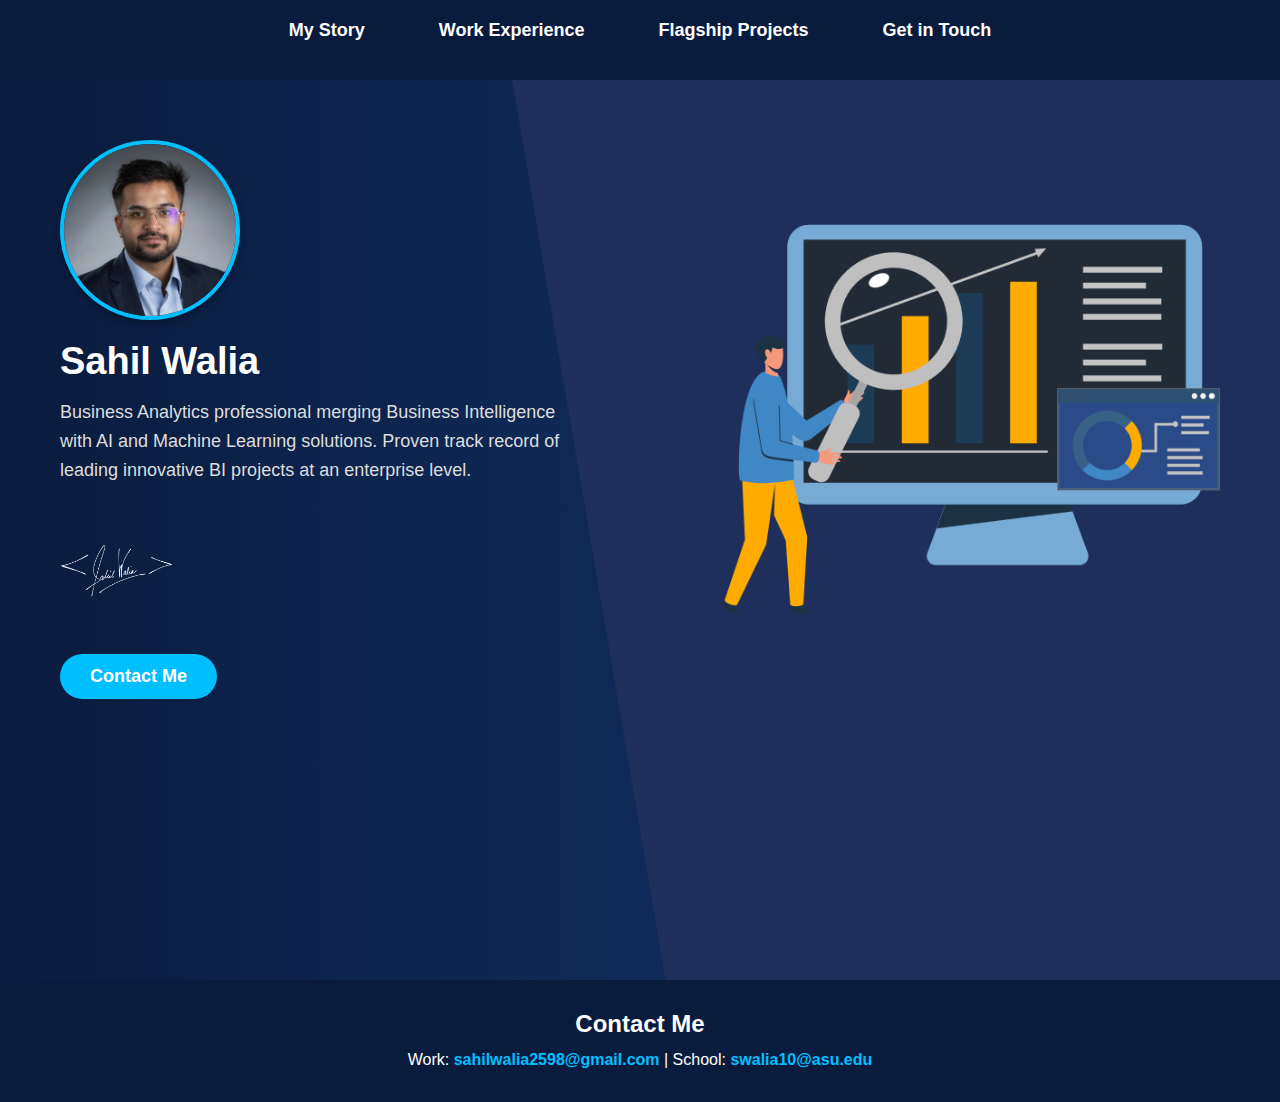
<file: index.html>
<!DOCTYPE html>
<html lang="en">
<head>
  <meta charset="UTF-8" />
  <meta name="viewport" content="width=device-width, initial-scale=1.0"/>
  <title>Sahil Walia</title>
  <link rel="stylesheet" href="style.css" />
</head>

<body>
  <!-- Navigation Bar -->
  <nav class="navbar">
    <ul>
      <li><a href="index.html">My Story</a></li>
      <li><a href="work-experience.html">Work Experience</a></li>
      <li><a href="flagship-projects.html">Flagship Projects</a></li>
      <!-- Link to #contact-me to jump down to the footer section -->
      <li><a href="#contact-me">Get in Touch</a></li>
    </ul>
  </nav>

  <!-- Hero Section -->
  <section id="hero">
    <!-- Angled Background Shape -->
    <div class="angled-shape"></div>

    <div class="hero-content">
      <!-- Left Column: Profile + Text -->
      <div class="hero-left">
        <img src="images/profile.jpg" alt="Sahil Walia" class="profile-photo" />
        <h1 class="hero-title">Sahil Walia</h1>
        <p class="hero-description">
          Business Analytics professional merging Business Intelligence with 
          AI and Machine Learning solutions. Proven track record of leading 
          innovative BI projects at an enterprise level.
        </p>
        <img src="images/signature.png" alt="Signature" class="signature" />

        <!-- Contact Me Button -->
        <a href="#contact-me" class="contact-button">Contact Me</a>
      </div>

      <!-- Right Column: Illustration -->
      <div class="hero-right">
        <img src="images/illustration.png" alt="Analytics Illustration" class="illustration" />
      </div>
    </div>
  </section>

  <!-- Contact Me Section / Footer -->
  <footer id="contact-me">
    <h2>Contact Me</h2>
    <p>
      Work: 
      <a href="mailto:sahilwalia2598@gmail.com">sahilwalia2598@gmail.com</a> 
      | School: 
      <a href="mailto:swalia10@asu.edu">swalia10@asu.edu</a>
    </p>
  </footer>
</body>
</html>
</file>
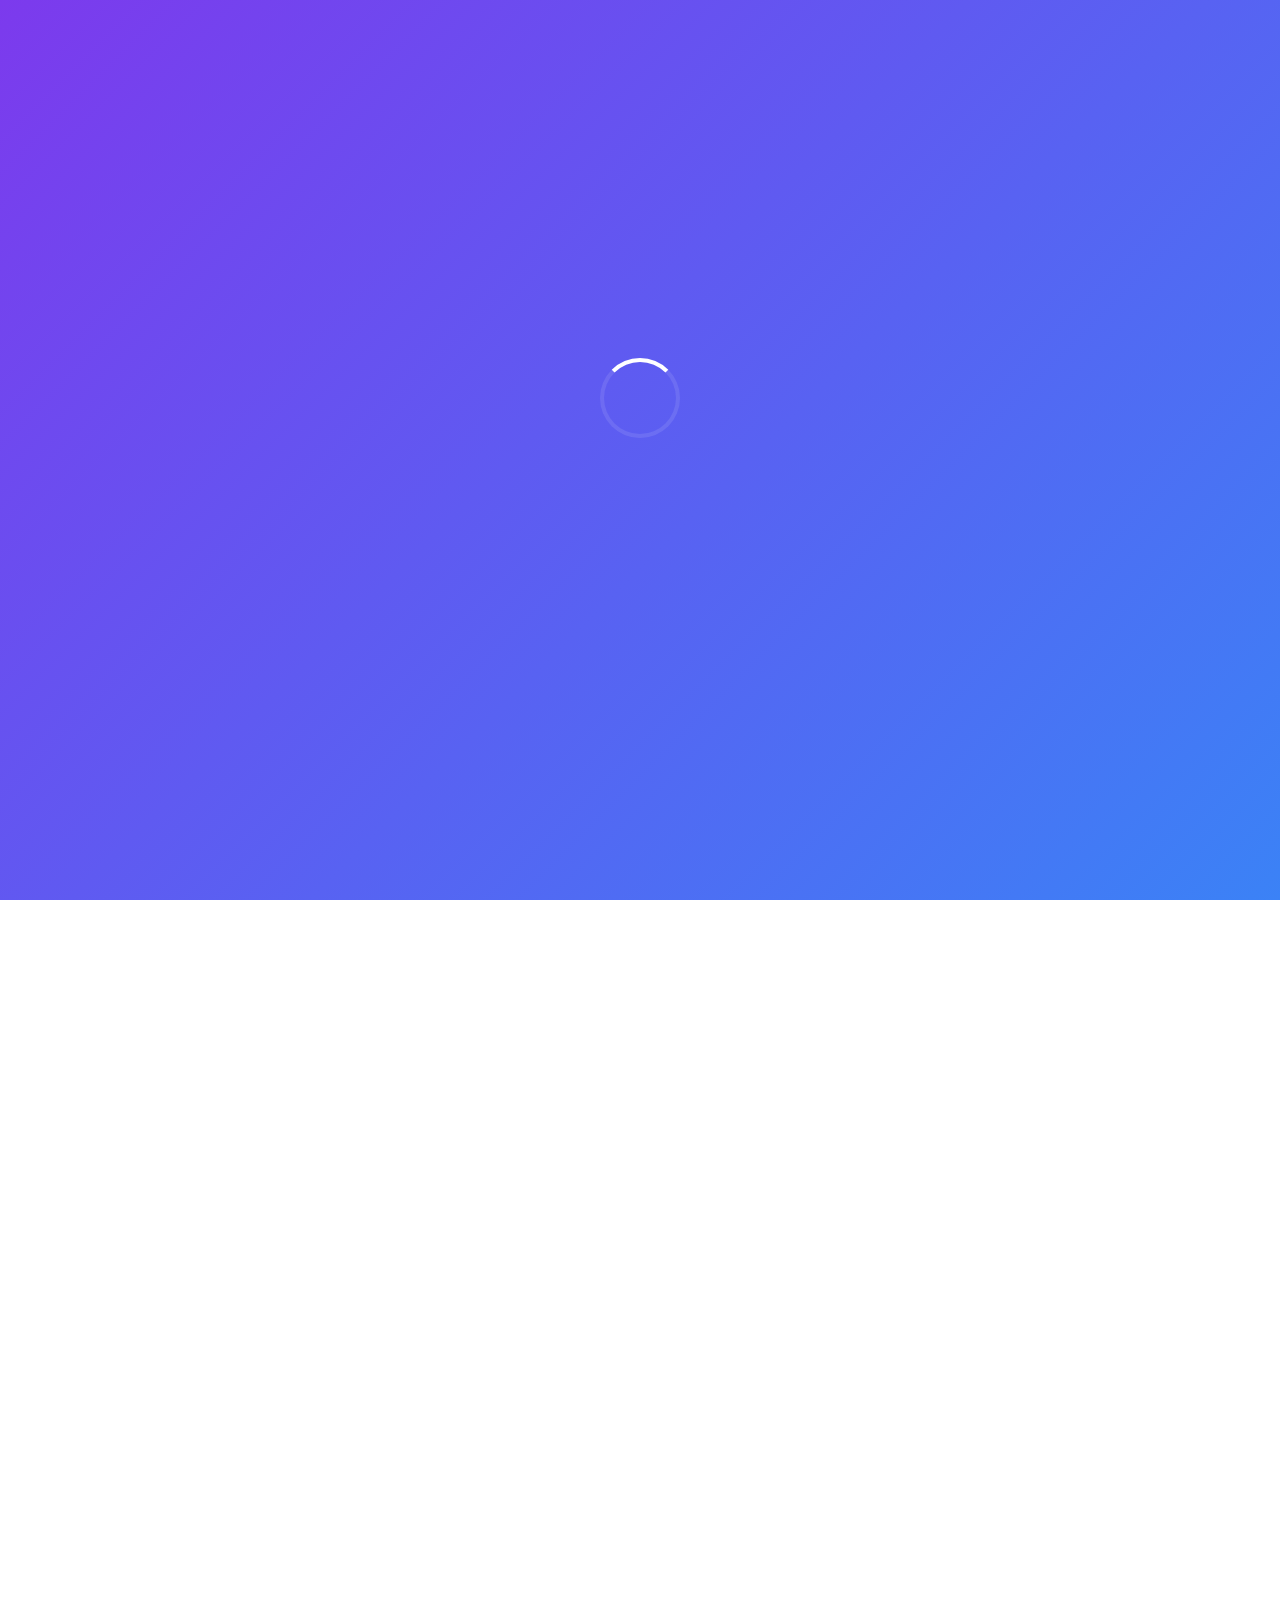
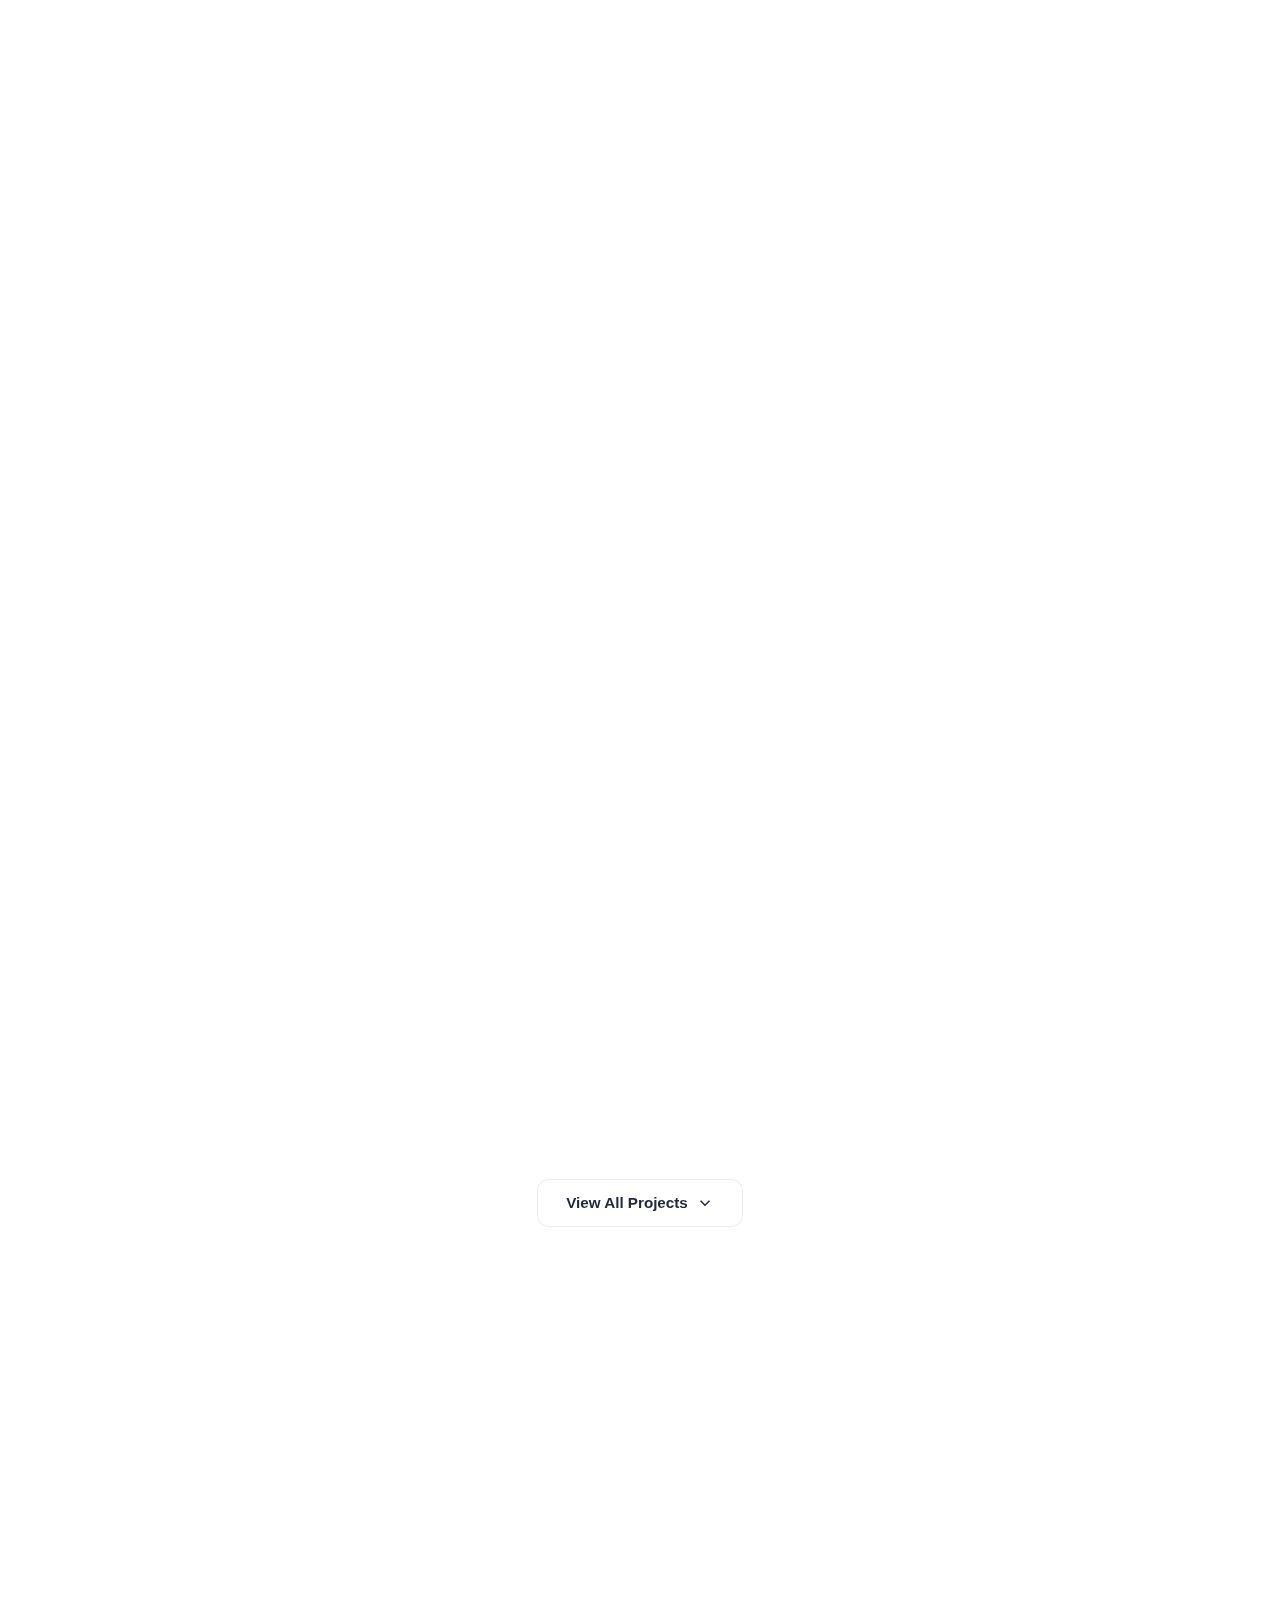
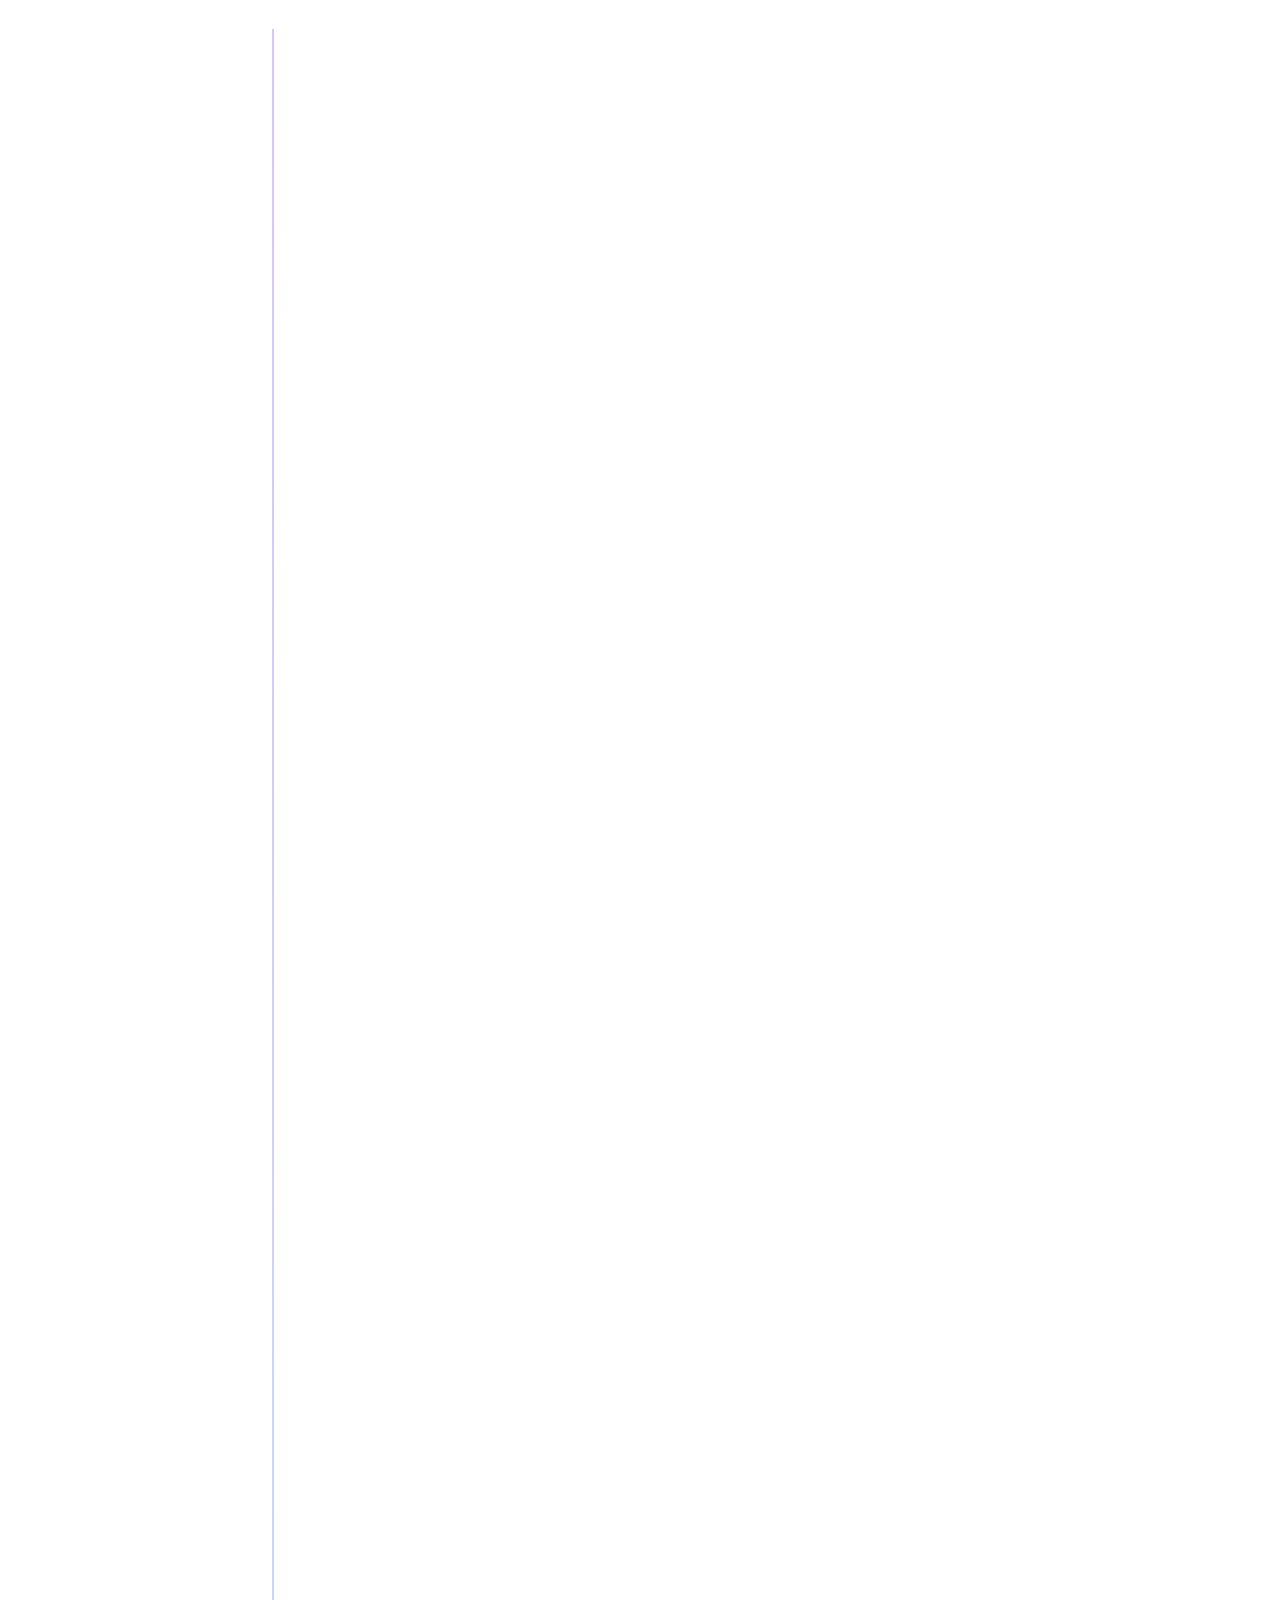
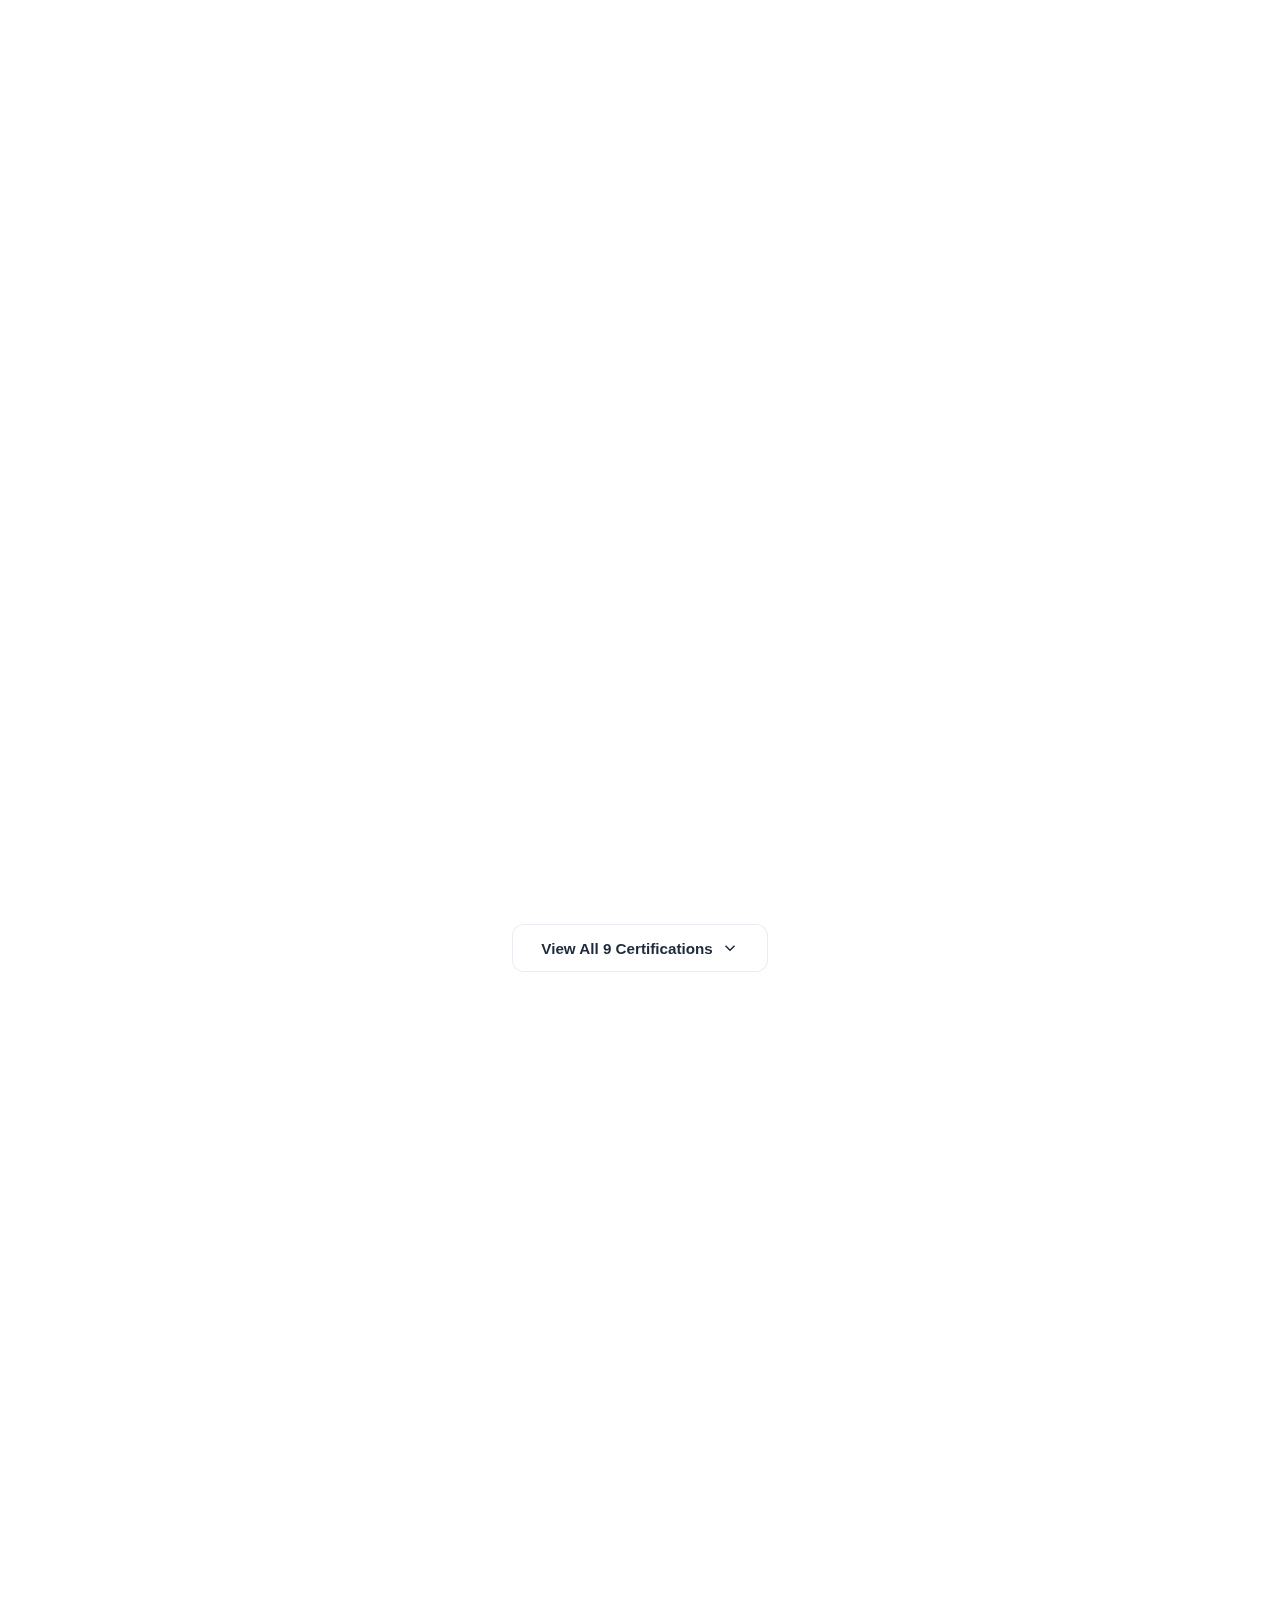
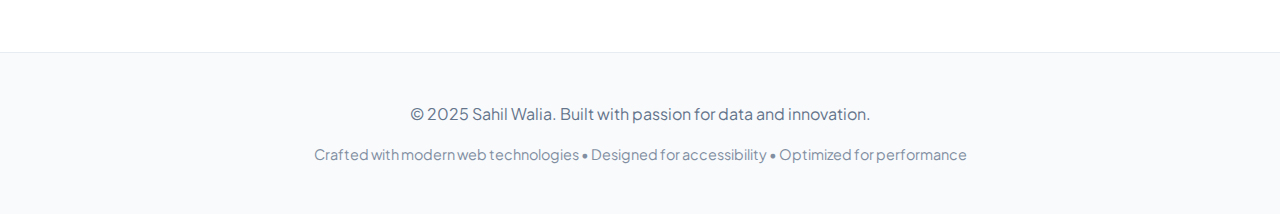
<file: complete_enhanced_portfolio_part1.html>
<!DOCTYPE html>
<html lang="en">
<head>
  <meta charset="UTF-8" />
  <meta name="viewport" content="width=device-width, initial-scale=1" />
  <title>Sahil Walia | Business Analytics & AI Expert</title>
  <meta name="description" content="Business Intelligence Expert specializing in data analytics, machine learning, and AI-driven solutions. MS Business Analytics at ASU." />
  <meta name="keywords" content="Business Analyst, Data Analytics, Machine Learning, Business Intelligence, Tableau, Python, Healthcare AI" />
  <meta name="author" content="Sahil Walia" />
  <meta property="og:title" content="Sahil Walia - Business Analytics Portfolio" />
  <meta property="og:description" content="Business Intelligence Expert specializing in data analytics and AI solutions" />
  <meta property="og:type" content="website" />

  <!-- Fonts -->
  <link rel="preconnect" href="https://fonts.googleapis.com" />
  <link rel="preconnect" href="https://fonts.gstatic.com" crossorigin />
  <link href="https://fonts.googleapis.com/css2?family=Plus+Jakarta+Sans:wght@300;400;500;600;700;800&family=Space+Grotesk:wght@400;500;600;700&display=swap" rel="stylesheet" />

<style>
/* ================= CSS Variables ================= */
:root {
  /* Core brand colors */
  --primary-purple: #7c3aed;
  --primary-blue: #3b82f6;
  --accent-purple: #8b5cf6;
  --accent-blue: #60a5fa;
  
  /* Light theme (default) */
  --bg-primary: #ffffff;
  --bg-secondary: #f8fafc;
  --bg-card: rgba(255, 255, 255, 0.95);
  --bg-card-hover: rgba(248, 250, 252, 0.98);
  --text-primary: #1e293b;
  --text-secondary: #475569;
  --text-muted: #64748b;
  --border-color: rgba(226, 232, 240, 0.8);
  --border-hover: rgba(124, 58, 237, 0.3);
  --nav-bg: rgba(255, 255, 255, 0.95);
  --nav-border: rgba(226, 232, 240, 0.6);
  --gradient-card: linear-gradient(135deg, rgba(124, 58, 237, 0.03) 0%, rgba(59, 130, 246, 0.03) 100%);
  --shadow-sm: 0 2px 8px rgba(0, 0, 0, 0.04);
  --shadow-md: 0 8px 24px rgba(0, 0, 0, 0.06);
  --shadow-lg: 0 20px 40px rgba(0, 0, 0, 0.08);
  --shadow-glow: 0 0 30px rgba(124, 58, 237, 0.3);
  
  /* Gradients */
  --gradient-primary: linear-gradient(135deg, #7c3aed 0%, #3b82f6 100%);
  --gradient-secondary: linear-gradient(135deg, #a78bfa 0%, #60a5fa 100%);
  --gradient-text: linear-gradient(135deg, #7c3aed 0%, #3b82f6 50%, #8b5cf6 100%);
  --gradient-rainbow: linear-gradient(90deg, #ff006e, #8338ec, #3a86ff, #06ffa5, #ffbe0b, #fb5607);
  
  /* Layout constants */
  --nav-height: 72px;
  --radius: 12px;
  --radius-lg: 20px;
  --transition-fast: 200ms ease;
  --transition-base: 300ms ease;
  --transition-slow: 500ms ease;
  --transition-bounce: 0.6s cubic-bezier(0.68, -0.55, 0.265, 1.55);
}

/* Dark theme */
[data-theme="dark"] {
  --bg-primary: #0f0f1a;
  --bg-secondary: #1a1a2e;
  --bg-card: rgba(26, 26, 46, 0.6);
  --bg-card-hover: rgba(26, 26, 46, 0.8);
  --text-primary: #f8f9ff;
  --text-secondary: #c3c8e3;
  --text-muted: #8b92b9;
  --border-color: rgba(167, 139, 250, 0.1);
  --border-hover: rgba(167, 139, 250, 0.3);
  --nav-bg: rgba(15, 15, 26, 0.8);
  --nav-border: rgba(167, 139, 250, 0.1);
  --gradient-card: linear-gradient(135deg, rgba(124, 58, 237, 0.1) 0%, rgba(59, 130, 246, 0.1) 100%);
  --shadow-sm: 0 2px 8px rgba(124, 58, 237, 0.1);
  --shadow-md: 0 8px 24px rgba(124, 58, 237, 0.15);
  --shadow-lg: 0 20px 40px rgba(124, 58, 237, 0.2);
}

/* ================= Base Styles ================= */
* {
  margin: 0;
  padding: 0;
  box-sizing: border-box;
}

html {
  scroll-behavior: smooth;
  overflow-x: hidden;
}

body {
  font-family: 'Plus Jakarta Sans', sans-serif;
  line-height: 1.6;
  color: var(--text-primary);
  background: var(--bg-primary);
  overflow-x: hidden;
  transition: background-color var(--transition-base), color var(--transition-base);
  cursor: none; /* Custom cursor */
}

/* ================= Custom Cursor ================= */
.custom-cursor {
  position: fixed;
  top: 0;
  left: 0;
  width: 20px;
  height: 20px;
  background: linear-gradient(45deg, var(--primary-purple), var(--primary-blue));
  border-radius: 50%;
  pointer-events: none;
  z-index: 9999;
  mix-blend-mode: difference;
  transition: transform 0.1s ease;
}

.custom-cursor.hover {
  transform: scale(2);
}

/* ================= Enhanced Loader ================= */
.loader {
  position: fixed;
  top: 0;
  left: 0;
  width: 100vw;
  height: 100vh;
  background: linear-gradient(135deg, var(--primary-purple), var(--primary-blue));
  display: flex;
  align-items: center;
  justify-content: center;
  z-index: 10000;
  transition: opacity 0.8s ease, visibility 0.8s ease;
}

.loader.hidden {
  opacity: 0;
  visibility: hidden;
}

.loader-content {
  text-align: center;
  color: white;
}

.loader-spinner {
  width: 80px;
  height: 80px;
  border: 4px solid rgba(255, 255, 255, 0.1);
  border-top: 4px solid white;
  border-radius: 50%;
  animation: spin 1s linear infinite;
  margin: 0 auto 2rem;
}

.loader-text {
  font-size: 1.5rem;
  font-weight: 700;
  opacity: 0;
  animation: fadeInUp 0.6s ease forwards 0.3s;
}

.loader-subtext {
  font-size: 1rem;
  opacity: 0.7;
  margin-top: 0.5rem;
  opacity: 0;
  animation: fadeInUp 0.6s ease forwards 0.6s;
}

@keyframes spin {
  0% { transform: rotate(0deg); }
  100% { transform: rotate(360deg); }
}

@keyframes fadeInUp {
  from {
    opacity: 0;
    transform: translateY(20px);
  }
  to {
    opacity: 1;
    transform: translateY(0);
  }
}

/* ================= Enhanced Background Canvas ================= */
.bg-canvas {
  position: fixed;
  top: 0;
  left: 0;
  width: 100%;
  height: 100%;
  z-index: -2;
  background: var(--bg-primary);
  background-image: 
    radial-gradient(circle at 20% 50%, rgba(124, 58, 237, 0.1) 0%, transparent 50%),
    radial-gradient(circle at 80% 20%, rgba(59, 130, 246, 0.1) 0%, transparent 50%),
    radial-gradient(circle at 40% 80%, rgba(139, 92, 246, 0.05) 0%, transparent 50%);
  animation: gradientShift 15s ease-in-out infinite;
}

@keyframes gradientShift {
  0%, 100% {
    background-position: 0% 50%;
  }
  50% {
    background-position: 100% 50%;
  }
}

/* ================= Skip Link ================= */
.skip-link {
  position: absolute;
  top: -40px;
  left: 6px;
  background: var(--primary-purple);
  color: white;
  padding: 8px;
  text-decoration: none;
  border-radius: 4px;
  z-index: 1000;
  transition: top 0.2s;
}

.skip-link:focus {
  top: 6px;
}

/* ================= Navigation with Glassmorphism ================= */
.navbar {
  position: fixed;
  top: 0;
  width: 100%;
  background: rgba(255, 255, 255, 0.1);
  backdrop-filter: blur(20px);
  -webkit-backdrop-filter: blur(20px);
  border-bottom: 1px solid rgba(255, 255, 255, 0.1);
  z-index: 1000;
  transition: all var(--transition-base);
  transform: translateY(-100px);
  animation: slideInDown 1s ease forwards 0.5s;
}

@keyframes slideInDown {
  to {
    transform: translateY(0);
  }
}

.navbar.scrolled {
  background: rgba(255, 255, 255, 0.95);
  backdrop-filter: blur(30px);
  box-shadow: var(--shadow-md);
}

.nav-content {
  display: flex;
  align-items: center;
  justify-content: space-between;
  height: var(--nav-height);
  max-width: 1400px;
  margin: 0 auto;
  padding: 0 2rem;
}

.logo {
  display: flex;
  align-items: center;
  gap: 12px;
  font-weight: 700;
  font-size: 1.25rem;
  color: var(--text-primary);
  font-family: 'Space Grotesk', sans-serif;
  opacity: 0;
  animation: fadeInLeft 0.8s ease forwards 0.8s;
}

.logo-icon {
  width: 40px;
  height: 40px;
  background: var(--gradient-primary);
  border-radius: 10px;
  display: flex;
  align-items: center;
  justify-content: center;
  color: white;
  font-weight: 700;
  font-size: 0.9rem;
  transition: all var(--transition-base);
}

.logo-icon:hover {
  transform: rotate(360deg) scale(1.1);
  box-shadow: var(--shadow-glow);
}

.nav-links {
  display: flex;
  list-style: none;
  gap: 2rem;
  align-items: center;
}

.nav-links li {
  opacity: 0;
  animation: fadeInDown 0.6s ease forwards;
}

.nav-links li:nth-child(1) { animation-delay: 1s; }
.nav-links li:nth-child(2) { animation-delay: 1.1s; }
.nav-links li:nth-child(3) { animation-delay: 1.2s; }
.nav-links li:nth-child(4) { animation-delay: 1.3s; }
.nav-links li:nth-child(5) { animation-delay: 1.4s; }
.nav-links li:nth-child(6) { animation-delay: 1.5s; }
.nav-links li:nth-child(7) { animation-delay: 1.6s; }
.nav-links li:nth-child(8) { animation-delay: 1.7s; }

@keyframes fadeInLeft {
  from {
    opacity: 0;
    transform: translateX(-30px);
  }
  to {
    opacity: 1;
    transform: translateX(0);
  }
}

@keyframes fadeInDown {
  from {
    opacity: 0;
    transform: translateY(-20px);
  }
  to {
    opacity: 1;
    transform: translateY(0);
  }
}

.nav-links a {
  color: var(--text-secondary);
  text-decoration: none;
  font-weight: 500;
  position: relative;
  transition: all var(--transition-base);
  padding: 8px 16px;
  border-radius: 8px;
}

.nav-links a::before {
  content: '';
  position: absolute;
  top: 0;
  left: 0;
  width: 100%;
  height: 100%;
  background: var(--gradient-primary);
  opacity: 0;
  border-radius: 8px;
  transition: opacity var(--transition-base);
  z-index: -1;
}

.nav-links a:hover::before,
.nav-links a.active::before {
  opacity: 0.1;
}

.nav-links a:hover,
.nav-links a.active {
  color: var(--primary-purple);
  transform: translateY(-2px);
}

.menu-toggle {
  display: none;
  background: none;
  border: none;
  color: var(--text-primary);
  cursor: pointer;
  padding: 8px;
  border-radius: 8px;
  transition: background-color var(--transition-fast);
}

.menu-toggle:hover {
  background: var(--bg-secondary);
}

.theme-toggle {
  background: var(--bg-secondary);
  border: 1px solid var(--border-color);
  border-radius: 25px;
  width: 50px;
  height: 28px;
  position: relative;
  cursor: pointer;
  transition: all var(--transition-base);
  margin-left: 1rem;
}

.theme-toggle-slider {
  position: absolute;
  top: 3px;
  left: 3px;
  width: 22px;
  height: 22px;
  background: white;
  border-radius: 50%;
  display: flex;
  align-items: center;
  justify-content: center;
  font-size: 11px;
  transition: all var(--transition-base);
  box-shadow: 0 2px 4px rgba(0, 0, 0, 0.1);
}

[data-theme="dark"] .theme-toggle {
  background: var(--primary-purple);
  border-color: var(--primary-purple);
}

[data-theme="dark"] .theme-toggle-slider {
  transform: translateX(22px);
  background: white;
}

.container {
  max-width: 1200px;
  margin: 0 auto;
  padding: 0 2rem;
}

/* ================= Enhanced Buttons ================= */
.btn {
  display: inline-flex;
  align-items: center;
  gap: 8px;
  padding: 14px 28px;
  border-radius: var(--radius);
  font-weight: 600;
  text-decoration: none;
  border: none;
  cursor: pointer;
  transition: all var(--transition-base);
  font-size: 0.95rem;
  position: relative;
  overflow: hidden;
}

.btn::before {
  content: '';
  position: absolute;
  top: 50%;
  left: 50%;
  width: 0;
  height: 0;
  background: rgba(255, 255, 255, 0.2);
  border-radius: 50%;
  transform: translate(-50%, -50%);
  transition: all 0.5s ease;
}

.btn:hover::before {
  width: 300px;
  height: 300px;
}

.btn svg {
  width: 18px;
  height: 18px;
  transition: transform var(--transition-base);
}

.btn:hover svg {
  transform: translateX(4px);
}

.btn-primary {
  background: var(--gradient-primary);
  color: white;
  box-shadow: var(--shadow-sm);
  position: relative;
}

.btn-primary:hover {
  transform: translateY(-3px);
  box-shadow: var(--shadow-lg);
}

.btn-secondary {
  background: var(--bg-card);
  color: var(--text-primary);
  border: 1px solid var(--border-color);
}

.btn-secondary:hover {
  background: var(--bg-card-hover);
  border-color: var(--border-hover);
  transform: translateY(-2px);
}

.btn.expanded svg {
  transform: rotate(180deg);
}

/* ================= Enhanced Cards with 3D Effect ================= */
.card {
  background: var(--bg-card);
  border: 1px solid var(--border-color);
  border-radius: var(--radius-lg);
  padding: 2rem;
  transition: all var(--transition-base);
  position: relative;
  overflow: hidden;
  transform-style: preserve-3d;
  perspective: 1000px;
}

.card::before {
  content: '';
  position: absolute;
  top: 0;
  left: 0;
  right: 0;
  bottom: 0;
  background: var(--gradient-card);
  opacity: 0;
  transition: opacity var(--transition-base);
  pointer-events: none;
}

.card::after {
  content: '';
  position: absolute;
  top: -50%;
  left: -50%;
  width: 200%;
  height: 200%;
  background: linear-gradient(45deg, transparent, rgba(255, 255, 255, 0.1), transparent);
  transform: rotate(45deg);
  transition: transform 0.6s;
  opacity: 0;
}

.card:hover {
  transform: translateY(-8px) rotateX(2deg);
  box-shadow: var(--shadow-lg);
  border-color: var(--border-hover);
}

.card:hover::before {
  opacity: 1;
}

.card:hover::after {
  transform: rotate(45deg) translate(50%, 50%);
  opacity: 1;
}

/* ================= Typography ================= */
h1, h2, h3, h4, h5, h6 {
  font-family: 'Space Grotesk', sans-serif;
  font-weight: 700;
  line-height: 1.2;
  color: var(--text-primary);
}
/* ================= Skills Showcase ================= */
.skills-showcase {
  display: grid;
  grid-template-columns: repeat(auto-fit, minmax(350px, 1fr));
  gap: 2rem;
}

.skill-category-header {
  text-align: center;
  margin-bottom: 2rem;
}

.skill-list {
  display: flex;
  flex-direction: column;
  gap: 1.5rem;
}

.skill-item {
  width: 100%;
}

.skill-info {
  display: flex;
  justify-content: space-between;
  align-items: center;
  margin-bottom: 0.5rem;
}

.skill-name {
  font-weight: 600;
  color: var(--text-primary);
}

.skill-percentage {
  font-size: 0.9rem;
  font-weight: 600;
  color: var(--primary-purple);
}

.skill-progress-bar {
  width: 100%;
  height: 8px;
  background: var(--bg-secondary);
  border-radius: 4px;
  overflow: hidden;
  position: relative;
}

.skill-progress-fill {
  height: 100%;
  background: var(--gradient-primary);
  border-radius: 4px;
  transition: width 0s;
  position: relative;
}

.skill-progress-fill::after {
  content: '';
  position: absolute;
  top: 0;
  left: 0;
  right: 0;
  bottom: 0;
  background: linear-gradient(90deg, transparent, rgba(255,255,255,0.4), transparent);
  animation: shimmer 2s infinite;
}

@keyframes shimmer {
  0% { transform: translateX(-100%); }
  100% { transform: translateX(100%); }
}
/* ================= Certifications Grid ================= */
.cert-grid {
  display: grid;
  grid-template-columns: repeat(auto-fit, minmax(300px, 1fr));
  gap: 2rem;
  margin-bottom: 2rem;
}

.cert-card {
  background: var(--bg-card);
  border: 1px solid var(--border-color);
  border-radius: var(--radius-lg);
  overflow: hidden;
  transition: all var(--transition-base);
  text-align: center;
  display: flex;
  flex-direction: column;
}

.cert-hidden {
  display: none;
}

.cert-visible {
  display: flex;
}

.cert-card:hover {
  transform: translateY(-8px);
  box-shadow: var(--shadow-lg);
  border-color: var(--border-hover);
}

.cert-image {
  width: 100%;
  height: 200px;
  overflow: hidden;
}

.cert-image img {
  width: 100%;
  height: 100%;
  object-fit: cover;
  transition: transform var(--transition-base);
}

.cert-card:hover .cert-image img {
  transform: scale(1.05);
}

.cert-content {
  padding: 1.5rem;
  flex: 1;
  display: flex;
  flex-direction: column;
  justify-content: space-between;
}

.cert-title {
  font-size: 1.1rem;
  margin-bottom: 0.5rem;
  color: var(--text-primary);
  line-height: 1.3;
}

.cert-issuer {
  color: var(--primary-purple);
  font-weight: 600;
  font-size: 0.9rem;
  margin-bottom: 0.25rem;
}

.cert-date {
  color: var(--text-muted);
  font-size: 0.85rem;
  margin-bottom: 1rem;
}

.cert-link {
  color: var(--primary-purple);
  text-decoration: none;
  font-weight: 600;
  font-size: 0.9rem;
  transition: all var(--transition-fast);
  margin-top: auto;
}

.cert-link:hover {
  color: var(--accent-purple);
  transform: translateX(4px);
}
/* ================= Interests Grid ================= */
.interests-grid {
  display: grid;
  grid-template-columns: repeat(auto-fit, minmax(350px, 1fr));
  gap: 2rem;
}

.interest-card {
  text-align: center;
  padding: 2rem;
}

.interest-image {
  width: 100%;
  height: 250px;
  border-radius: var(--radius);
  overflow: hidden;
  margin-bottom: 1.5rem;
}

.interest-image img {
  width: 100%;
  height: 100%;
  object-fit: cover;
  transition: transform var(--transition-base);
}

.interest-card:hover .interest-image img {
  transform: scale(1.05);
}

/* ================= Contact Grid ================= */
.contact-grid {
  display: grid;
  grid-template-columns: repeat(3, minmax(250px, 1fr));
  gap: 2rem;
  max-width: 800px;
  margin: 0 auto;
}

.contact-card {
  text-align: center;
  padding: 2rem;
  transition: all var(--transition-base);
}

.contact-card:hover {
  transform: translateY(-8px);
}

.contact-icon {
  font-size: 2.5rem;
  margin-bottom: 1rem;
  display: block;
  opacity: 0.8;
}

.contact-label {
  font-size: 1.1rem;
  margin-bottom: 0.5rem;
  color: var(--text-primary);
}

.contact-value {
  font-size: 0.95rem;
}

.contact-value a {
  color: var(--primary-purple);
  text-decoration: none;
  font-weight: 500;
  transition: all var(--transition-fast);
}

.contact-value a:hover {
  color: var(--accent-purple);
  text-decoration: underline;
}
/* ===== Contact Two-Column Layout (cards left, form right) ===== */
.contact-two-col{
  display:grid;
  grid-template-columns: 1fr 1.2fr; /* LHS cards, RHS form */
  gap:2rem;
  align-items:start;
  max-width:1000px;
  margin:0 auto;
}

/* stack the three cards vertically on the left */
.contact-grid.vertical{
  display:flex;
  flex-direction:column;
  gap:1.25rem;
  max-width:none;
  margin:0;
}

/* contact form card styles */
.contact-form.card{
  padding:2rem;
}
.form-group{
  display:flex;
  flex-direction:column;
  gap:.5rem;
  margin-bottom:1rem;
}
.form-label{
  font-weight:600;
  color:var(--text-secondary);
  font-size:.95rem;
}
.input, .textarea{
  width:100%;
  padding:14px 16px;
  border-radius:var(--radius);
  border:1px solid var(--border-color);
  background:var(--bg-card);
  color:var(--text-primary);
  outline:none;
  transition:border-color var(--transition-base), box-shadow var(--transition-base);
}
.input::placeholder, .textarea::placeholder{ color:var(--text-muted); }
.input:focus, .textarea:focus{
  border-color:var(--border-hover);
  box-shadow:0 0 0 4px rgba(124,58,237,.15);
}
.textarea{ min-height:160px; resize:vertical; }

/* submit button matches your primary button */
.btn-submit{
  width:100%;
  padding:16px 20px;
  border:none;
  border-radius:999px;
  background:var(--gradient-primary);
  color:#fff;
  font-weight:700;
  cursor:pointer;
  transition:transform var(--transition-base), box-shadow var(--transition-base);
}
.btn-submit:hover{ transform:translateY(-2px); box-shadow:var(--shadow-lg); }

/* success/error note */
.form-note{
  margin-top:.75rem;
  font-size:.95rem;
  color:var(--text-secondary);
}
/* Form validation styles */
.form-error {
  font-size: 0.85rem;
  color: #ef4444;
  margin-top: 0.25rem;
  display: none;
}

.form-error.visible {
  display: block;
}

.input.error, .textarea.error {
  border-color: #ef4444;
  box-shadow: 0 0 0 3px rgba(239, 68, 68, 0.1);
}

.btn-loader {
  display: inline-flex;
  align-items: center;
  gap: 8px;
}

.spinner {
  width: 16px;
  height: 16px;
  border: 2px solid rgba(255, 255, 255, 0.3);
  border-top: 2px solid white;
  border-radius: 50%;
  animation: spin 1s linear infinite;
}

@keyframes spin {
  0% { transform: rotate(0deg); }
  100% { transform: rotate(360deg); }
}

/* responsive */
@media (max-width: 900px){
  .contact-two-col{ grid-template-columns:1fr; }
}

/* ================= Sections ================= */
section {
  padding: 6rem 0;
  position: relative;
}

.section-header {
  text-align: center;
  margin-bottom: 4rem;
}

.section-label {
  display: inline-block;
  background: var(--gradient-primary);
  background-clip: text;
  -webkit-background-clip: text;
  -webkit-text-fill-color: transparent;
  font-weight: 600;
  font-size: 0.9rem;
  text-transform: uppercase;
  letter-spacing: 2px;
  margin-bottom: 1rem;
  position: relative;
}

.section-label::after {
  content: '';
  position: absolute;
  bottom: -10px;
  left: 50%;
  transform: translateX(-50%);
  width: 50px;
  height: 2px;
  background: var(--gradient-primary);
}

.section-title {
  font-size: 3rem;
  margin-bottom: 1rem;
  background: var(--gradient-text);
  background-clip: text;
  -webkit-background-clip: text;
  -webkit-text-fill-color: transparent;
}

.section-subtitle {
  font-size: 1.25rem;
  color: var(--text-secondary);
  max-width: 600px;
  margin: 0 auto;
}
/* ================= Journey Timeline ================= */
.journey-timeline {
  position: relative;
  max-width: 800px;
  margin: 0 auto;
}

.timeline-line-vertical {
  position: absolute;
  left: 2rem;
  top: 0;
  bottom: 0;
  width: 2px;
  background: var(--gradient-primary);
  opacity: 0.3;
}

.journey-item {
  position: relative;
  margin-bottom: 3rem;
  padding-left: 5rem;
}

.journey-dot {
  position: absolute;
  left: 1.25rem;
  top: 1rem;
  width: 1.5rem;
  height: 1.5rem;
  background: var(--gradient-primary);
  border-radius: 50%;
  border: 4px solid var(--bg-primary);
  box-shadow: 0 0 0 4px var(--border-color);
}

.journey-card-modern {
  background: var(--bg-card);
  border: 1px solid var(--border-color);
  border-radius: var(--radius-lg);
  overflow: hidden;
  transition: all var(--transition-base);
}

.journey-card-modern:hover {
  transform: translateY(-4px);
  box-shadow: var(--shadow-lg);
  border-color: var(--border-hover);
}

.journey-card-header {
  padding: 1.5rem;
  border-bottom: 1px solid var(--border-color);
  background: var(--gradient-card);
}

.journey-title-modern {
  font-size: 1.3rem;
  margin-bottom: 0.5rem;
  color: var(--text-primary);
}

.journey-meta {
  display: flex;
  flex-wrap: wrap;
  gap: 1rem;
  align-items: center;
}

.journey-institution {
  font-weight: 600;
  color: var(--primary-purple);
}

.journey-period-modern {
  color: var(--text-muted);
  font-size: 0.9rem;
}

.journey-gpa {
  background: var(--gradient-secondary);
  color: white;
  padding: 2px 8px;
  border-radius: 12px;
  font-size: 0.8rem;
  font-weight: 600;
}

.journey-card-content {
  padding: 1.5rem;
}

.journey-summary {
  color: var(--text-secondary);
  line-height: 1.6;
  margin-bottom: 1rem;
}

.read-more-btn-modern {
  background: none;
  border: none;
  color: var(--primary-purple);
  font-weight: 600;
  cursor: pointer;
  display: flex;
  align-items: center;
  gap: 6px;
  padding: 8px 0;
  transition: all var(--transition-fast);
}

.read-more-btn-modern:hover {
  color: var(--accent-purple);
}

.read-more-btn-modern svg {
  width: 16px;
  height: 16px;
  transition: transform var(--transition-fast);
}

.read-more-btn-modern.expanded svg {
  transform: rotate(180deg);
}

.journey-details-modern {
  max-height: 0;
  overflow: hidden;
  transition: all 0.4s ease;
  opacity: 0;
}

.journey-details-modern.visible {
  max-height: 500px;
  opacity: 1;
  margin-top: 1rem;
}

.details-content {
  padding: 1rem 0;
  border-top: 1px solid var(--border-color);
}

.details-list {
  list-style: none;
  margin: 1rem 0;
}

.details-list li {
  margin-bottom: 0.8rem;
  padding-left: 1.5rem;
  position: relative;
  color: var(--text-secondary);
  line-height: 1.5;
}

.details-list li::before {
  content: '→';
  position: absolute;
  left: 0;
  color: var(--primary-purple);
  font-weight: 600;
}

.journey-achievements {
  display: flex;
  flex-wrap: wrap;
  gap: 0.5rem;
  margin-top: 1rem;
}

.achievement-tag {
  background: var(--gradient-secondary);
  color: white;
  padding: 4px 12px;
  border-radius: 16px;
  font-size: 0.75rem;
  font-weight: 600;
}
/* ================= Enhanced Hero Section ================= */
.hero {
  min-height: 100vh;
  display: flex;
  align-items: center;
  text-align: center;
  padding-top: var(--nav-height);
  position: relative;
}

.hero-content {
  width: 100%;
}

.hero-image {
  width: 200px;
  height: 200px;
  margin: 0 auto 2rem;
  border-radius: 50%;
  overflow: hidden;
  border: 4px solid var(--border-color);
  box-shadow: var(--shadow-md);
  transition: all var(--transition-base);
  opacity: 0;
  animation: scaleIn 1s ease forwards 1.2s;
}

@keyframes scaleIn {
  from {
    opacity: 0;
    transform: scale(0.5);
  }
  to {
    opacity: 1;
    transform: scale(1);
  }
}

.hero-image:hover {
  transform: scale(1.05);
  border-color: var(--primary-purple);
  box-shadow: var(--shadow-glow);
}

.hero-image img {
  width: 100%;
  height: 100%;
  border-radius: 50%;
  object-fit: cover;
  object-position: center;
  transition: all var(--transition-base);
  border: none;
  display: block;
}

.hero-image:hover img {
  transform: scale(1.1);
}

.hero-badge {
  display: inline-block;
  background: var(--gradient-secondary);
  color: white;
  padding: 10px 20px;
  border-radius: 25px;
  font-size: 0.9rem;
  font-weight: 600;
  margin-bottom: 2rem;
  opacity: 0;
  animation: bounceIn 0.8s ease forwards 1.5s;
}

@keyframes bounceIn {
  0% {
    opacity: 0;
    transform: scale(0.3);
  }
  50% {
    transform: scale(1.05);
  }
  70% {
    transform: scale(0.9);
  }
  100% {
    opacity: 1;
    transform: scale(1);
  }
}

.hero-title {
  font-size: 4.5rem;
  margin-bottom: 1rem;
  background: var(--gradient-text);
  background-clip: text;
  -webkit-background-clip: text;
  -webkit-text-fill-color: transparent;
  background-size: 200% 200%;
  animation: gradientMove 3s ease-in-out infinite;
}

@keyframes gradientMove {
  0%, 100% {
    background-position: 0% 50%;
  }
  50% {
    background-position: 100% 50%;
  }
}

.hero-subtitle {
  font-size: 1.6rem;
  color: var(--text-secondary);
  margin-bottom: 1.5rem;
  font-weight: 600;
  opacity: 0;
  animation: fadeInUp 0.8s ease forwards 1.8s;
}

.hero-description {
  font-size: 1.2rem;
  color: var(--text-secondary);
  max-width: 700px;
  margin: 0 auto 3rem;
  line-height: 1.7;
  opacity: 0;
  animation: fadeInUp 0.8s ease forwards 2s;
}

.hero-cta {
  display: flex;
  gap: 1rem;
  justify-content: center;
  flex-wrap: wrap;
  margin-bottom: 4rem;
  opacity: 0;
  animation: fadeInUp 0.8s ease forwards 2.2s;
}

@keyframes fadeInUp {
  from {
    opacity: 0;
    transform: translateY(50px);
  }
  to {
    opacity: 1;
    transform: translateY(0);
  }
}
/* ================= Enhanced Stats Bar ================= */
.stats-bar {
  display: flex;
  justify-content: center;
  gap: 4rem;
  flex-wrap: nowrap;
  margin-top: 2rem;
  align-items: center;
}

.stat-item {
  text-align: center;
  flex-shrink: 0;
  min-width: auto;
  opacity: 0;
  transform: translateY(50px);
  animation: statsAppear 0.8s ease forwards;
}

.stat-item:nth-child(1) { animation-delay: 2.4s; }
.stat-item:nth-child(2) { animation-delay: 2.6s; }
.stat-item:nth-child(3) { animation-delay: 2.8s; }

@keyframes statsAppear {
  to {
    opacity: 1;
    transform: translateY(0);
  }
}

.stat-number {
  font-size: 2.5rem;
  font-weight: 700;
  background: var(--gradient-primary);
  background-clip: text;
  -webkit-background-clip: text;
  -webkit-text-fill-color: transparent;
  display: block;
  white-space: nowrap;
  position: relative;
}

.stat-number::after {
  content: '';
  position: absolute;
  bottom: -5px;
  left: 50%;
  transform: translateX(-50%);
  width: 30px;
  height: 3px;
  background: var(--gradient-primary);
  border-radius: 2px;
}

.stat-label {
  font-size: 0.95rem;
  color: var(--text-muted);
  font-weight: 500;
  white-space: nowrap;
  margin-top: 8px;
}

/* ================= Scroll Progress Bar ================= */
.scroll-progress {
  position: fixed;
  top: 0;
  left: 0;
  width: 0%;
  height: 3px;
  background: var(--gradient-primary);
  z-index: 1001;
  transition: width 0.1s ease;
}

/* ================= Floating Action Button ================= */
.scroll-to-top {
  position: fixed;
  bottom: 30px;
  right: 30px;
  width: 50px;
  height: 50px;
  background: var(--gradient-primary);
  border: none;
  border-radius: 50%;
  color: white;
  cursor: pointer;
  opacity: 0;
  visibility: hidden;
  transform: translateY(20px);
  transition: all var(--transition-base);
  z-index: 1000;
}

.scroll-to-top.visible {
  opacity: 1;
  visibility: visible;
  transform: translateY(0);
}

.scroll-to-top:hover {
  transform: translateY(-5px);
  box-shadow: var(--shadow-glow);
}

/* ================= Enhanced Animations ================= */
.fade-in {
  opacity: 0;
  transform: translateY(50px);
  transition: all 1s cubic-bezier(0.4, 0, 0.2, 1);
}

.fade-in.visible {
  opacity: 1;
  transform: translateY(0);
}

/* ================= About Section Cards ================= */
.about-grid {
  display: grid;
  grid-template-columns: repeat(auto-fit, minmax(350px, 1fr));
  gap: 2rem;
}

.about-card {
  text-align: center;
  padding: 3rem 2rem;
  position: relative;
}

.skill-category-icon {
  font-size: 3rem;
  opacity: 0.8;
  margin-bottom: 1.5rem;
  display: block;
  animation: float 3s ease-in-out infinite;
}

@keyframes float {
  0%, 100% {
    transform: translateY(0px);
  }
  50% {
    transform: translateY(-10px);
  }
}

.about-card h3 {
  color: var(--accent-purple);
  margin-bottom: 1rem;
  font-size: 1.4rem;
}

.about-card p {
  color: var(--text-secondary);
  line-height: 1.6;
}

/* ================= Projects Grid & Cards ================= */
.projects-grid {
  display: grid;
  grid-template-columns: repeat(auto-fit, minmax(400px, 1fr));
  gap: 2rem;
  margin-bottom: 2rem;
}

.project-card {
  background: var(--bg-card);
  border: 1px solid var(--border-color);
  border-radius: var(--radius-lg);
  padding: 0;
  transition: all var(--transition-base);
  overflow: hidden;
  display: flex;
  flex-direction: column;
  height: 100%;
}

.project-hidden {
  display: none;
}

.project-visible {
  display: flex;
}

.project-header {
  padding: 1.5rem;
  border-bottom: 1px solid var(--border-color);
  position: relative;
}

.project-badge {
  position: absolute;
  top: 1rem;
  right: 1rem;
  background: var(--gradient-primary);
  color: white;
  padding: 4px 12px;
  border-radius: 12px;
  font-size: 0.75rem;
  font-weight: 600;
}

.project-icon {
  font-size: 2.5rem;
  margin-bottom: 1rem;
  display: block;
}

.project-title {
  font-size: 1.4rem;
  margin-bottom: 0.5rem;
  color: var(--text-primary);
}

.project-type {
  font-size: 0.9rem;
  color: var(--text-muted);
  font-weight: 500;
}

.project-content {
  padding: 1.5rem;
  flex: 1;
  display: flex;
  flex-direction: column;
}

.project-description {
  color: var(--text-secondary);
  line-height: 1.6;
  margin-bottom: 1.5rem;
  flex: 1;
}

.project-metrics {
  display: grid;
  grid-template-columns: repeat(auto-fit, minmax(100px, 1fr));
  gap: 1rem;
  margin-bottom: 1.5rem;
  padding: 1rem;
  background: var(--bg-secondary);
  border-radius: var(--radius);
}

.metric-item {
  text-align: center;
}

.metric-value {
  display: block;
  font-weight: 700;
  font-size: 1.1rem;
  color: var(--primary-purple);
  margin-bottom: 0.25rem;
}

.metric-label {
  font-size: 0.8rem;
  color: var(--text-muted);
}

.tech-stack {
  display: flex;
  flex-wrap: wrap;
  gap: 0.5rem;
  margin-bottom: 1.5rem;
}

.tech-tag {
  background: var(--bg-secondary);
  color: var(--text-secondary);
  padding: 4px 12px;
  border-radius: 16px;
  font-size: 0.8rem;
  font-weight: 500;
  border: 1px solid var(--border-color);
}

.project-links {
  display: flex;
  gap: 1rem;
  flex-wrap: wrap;
}

.project-link {
  display: flex;
  align-items: center;
  gap: 6px;
  padding: 8px 16px;
  background: var(--bg-secondary);
  color: var(--text-primary);
  text-decoration: none;
  border-radius: var(--radius);
  border: 1px solid var(--border-color);
  font-size: 0.9rem;
  font-weight: 500;
  transition: all var(--transition-fast);
}

.project-link:hover {
  background: var(--primary-purple);
  color: white;
  border-color: var(--primary-purple);
  transform: translateY(-2px);
}

.project-link svg {
  width: 16px;
  height: 16px;
}
/* ================= Mobile Responsive Styles ================= */
@media (max-width: 768px) {
  .menu-toggle {
    display: block;
  }

  .nav-links {
    position: absolute;
    top: 100%;
    left: 0;
    right: 0;
    background: var(--nav-bg);
    backdrop-filter: blur(20px);
    border-top: 1px solid var(--border-color);
    flex-direction: column;
    padding: 1rem 2rem;
    gap: 1rem;
    visibility: hidden;
    opacity: 0;
    transform: translateY(-100%);
    transition: all var(--transition-base);
  }

  .nav-links.active {
    visibility: visible;
    opacity: 1;
    transform: translateY(0);
  }

  .hero-title {
    font-size: 3rem;
  }

  .section-title {
    font-size: 2.5rem;
  }

  .stats-bar {
    gap: 2rem;
    flex-wrap: wrap;
    justify-content: center;
  }

  .projects-grid {
    grid-template-columns: 1fr;
  }

  .journey-item {
    padding-left: 3rem;
  }

  .timeline-line-vertical {
    left: 1rem;
  }

  .journey-dot {
    left: 0.25rem;
  }

  .skills-showcase {
    grid-template-columns: 1fr;
  }

  .cert-grid {
    grid-template-columns: 1fr;
  }

  .interests-grid {
    grid-template-columns: 1fr;
  }

  .contact-grid {
    grid-template-columns: repeat(2, 1fr);
  }

  .journey-meta {
    flex-direction: column;
    align-items: flex-start;
    gap: 0.5rem;
  }
}

@media (max-width: 480px) {
  .container {
    padding: 0 1rem;
  }

  .nav-content {
    padding: 0 1rem;
  }

  .hero-title {
    font-size: 2.5rem;
  }

  .hero-cta {
    flex-direction: column;
    align-items: center;
  }

  .contact-grid {
    grid-template-columns: 1fr;
  }

  .project-metrics {
    grid-template-columns: 1fr;
  }
}
/* Enhanced Navigation Responsive */
@media (max-width: 1200px) {
  .nav-links {
    gap: 0.25rem;
    margin: 0 1rem;
  }
  
  .nav-links a {
    padding: 8px 10px;
    font-size: 0.85rem;
  }
}

@media (max-width: 1024px) {
  .nav-content {
    max-width: 100%;
    padding: 0 1.5rem;
  }
  
  .nav-links {
    gap: 0.25rem;
    margin: 0 0.5rem;
  }
  
  .nav-links a {
    padding: 6px 8px;
    font-size: 0.8rem;
  }
}

@media (max-width: 900px) {
  .nav-links {
    position: absolute;
    top: 100%;
    left: 0;
    right: 0;
    background: var(--nav-bg);
    backdrop-filter: blur(20px);
    border-top: 1px solid var(--border-color);
    flex-direction: column;
    padding: 1rem 2rem;
    gap: 1rem;
    visibility: hidden;
    opacity: 0;
    transform: translateY(-100%);
    transition: all var(--transition-base);
    margin: 0;
    max-width: none;
  }

  .nav-links.active {
    visibility: visible;
    opacity: 1;
    transform: translateY(0);
  }
  
  .nav-links a {
    padding: 12px 16px;
    font-size: 1rem;
    width: 100%;
    text-align: center;
  }
  
  .menu-toggle {
    display: block;
  }
}
</style>

</head>
<body data-theme="light">
  <!-- Custom Cursor -->
  <div class="custom-cursor"></div>

  <!-- Enhanced Loader -->
  <div class="loader" id="loader" aria-hidden="true">
    <div class="loader-content">
      <div class="loader-spinner" role="status" aria-label="Loading"></div>
      <div class="loader-text">Sahil Walia</div>
      <div class="loader-subtext">Loading Analytics Portfolio...</div>
    </div>
  </div>

  <!-- Scroll Progress Bar -->
  <div class="scroll-progress" id="scrollProgress"></div>

  <!-- Background visual -->
  <div class="bg-canvas" aria-hidden="true"></div>

  <!-- Skip link -->
  <a href="#main" class="skip-link">Skip to main content</a>

  <!-- ================= FIXED NAVIGATION SECTION ================= -->
<!-- Replace your existing navbar section with this: -->
<nav class="navbar" role="navigation" aria-label="Main navigation">
  <div class="nav-content">
    <div class="logo">
      <div class="logo-icon">SW</div>
      <span>Sahil Walia</span>
    </div>
    <button class="menu-toggle" id="menuToggle" aria-label="Toggle menu" aria-expanded="false">
      <svg width="28" height="28" viewBox="0 0 24 24" fill="none" stroke="currentColor" stroke-width="2" aria-hidden="true">
        <path d="M3 6h18M3 12h18M3 18h18"/>
      </svg>
    </button>
    <ul class="nav-links" id="navLinks">
      <li><a href="#home" class="nav-link active">Home</a></li>
      <li><a href="#about" class="nav-link">About</a></li>
      <li><a href="#projects" class="nav-link">Projects</a></li>
      <li><a href="#journey" class="nav-link">Experience</a></li>
      <li><a href="#skills" class="nav-link">Skills</a></li>
      <li><a href="#certifications" class="nav-link">Certifications</a></li>
      <li><a href="#beyond" class="nav-link">Beyond Work</a></li>
      <li><a href="#contact" class="nav-link">Contact</a></li>
    </ul>
    <button class="theme-toggle" id="themeToggle" aria-label="Toggle dark/light mode">
      <div class="theme-toggle-slider">☀️</div>
    </button>
  </div>
</nav>

  <main id="main">
    <!-- ================= Enhanced Hero Section ================= -->
    <section id="home" class="hero" aria-label="Intro">
      <div class="container">
        <div class="hero-content">
          <div class="hero-image">
            <img src="./images/Profile%20pic%20framed.png" alt="Portrait of Sahil Walia" loading="eager" />
          </div>
          
          <div class="hero-badge fade-in">Graduate • Open to Opportunities</div>
          
          <h1 class="hero-title" id="heroTitle">Sahil Walia</h1>
          
          <p class="hero-subtitle">Business Intelligence & Analytics Expert</p>
          
          <p class="hero-description">
            Business Analytics professional specializing in statistical modeling and business intelligence. 
            Experienced in designing BI and analytics frameworks that consolidate large datasets and deliver 
            executive-ready insights, leading to significant improvements in operational efficiency and driving 
            business impact.
          </p>
          
          <!-- Call to Action Buttons -->
          <div class="hero-cta">
            <a href="#projects" class="btn btn-primary">
              <span>View My Work</span>
              <svg viewBox="0 0 24 24" fill="none" stroke="currentColor" stroke-width="2" aria-hidden="true">
                <path d="M5 12h14m-7-7l7 7-7 7"/>
              </svg>
            </a>
            
            <a href="./Sahil Walia - Resume.pdf" download class="btn btn-secondary">
              <span>Download Resume</span>
              <svg viewBox="0 0 24 24" fill="none" stroke="currentColor" stroke-width="2" aria-hidden="true">
                <path d="M21 15v4a2 2 0 0 1-2 2H5a2 2 0 0 1-2-2v-4m7-5l5 5m0 0l5-5m-5 5V3"/>
              </svg>
            </a>
          </div>

          <!-- Enhanced Stats Bar -->
          <div class="stats-bar fade-in" aria-label="Key stats">
            <div class="stat-item">
              <div class="stat-number" data-count="3.5">0+</div>
              <div class="stat-label">Years Experience</div>
            </div>
            <div class="stat-item">
              <div class="stat-number" data-count="15">0+</div>
              <div class="stat-label">Projects Delivered</div>
            </div>
            <div class="stat-item">
              <div class="stat-number" data-count="10">0+</div>
              <div class="stat-label">Certifications</div>
            </div>
          </div>
        </div>
      </div>
    </section>

    <!-- ================= Enhanced About Section ================= -->
    <section id="about" aria-label="About Me">
      <div class="container">
        <div class="section-header fade-in">
          <span class="section-label">About Me</span>
          <h2 class="section-title">My Approach to Analytics</h2>
          <p class="section-subtitle">Bridging the gap between data complexity and business clarity</p>
        </div>
        <div class="about-grid">
          <div class="card fade-in about-card">
            <div class="skill-category-icon" aria-hidden="true">🎯</div>
            <h3>Strategic Analysis</h3>
            <p>I begin by understanding the business context, stakeholder needs, and strategic objectives to ensure every analysis delivers meaningful impact.</p>
          </div>
          <div class="card fade-in about-card">
            <div class="skill-category-icon" aria-hidden="true">⚡</div>
            <h3>Advanced Tools</h3>
            <p>Leveraging Python, SQL, Tableau, and machine learning frameworks to transform raw data into predictive insights and interactive visualizations.</p>
          </div>
          <div class="card fade-in about-card">
            <div class="skill-category-icon" aria-hidden="true">💡</div>
            <h3>Impactful Solutions</h3>
            <p>Creating scalable BI solutions that not only report metrics but drive decision-making and enable proactive business strategies.</p>
          </div>
        </div>
      </div>
    </section>

    <!-- ================= Projects Section ================= -->
    <section id="projects" aria-label="Featured Projects">
      <div class="container">
        <div class="section-header fade-in">
          <span class="section-label">Portfolio</span>
          <h2 class="section-title">Featured Projects</h2>
          <p class="section-subtitle">From AI-powered sentiment analysis to healthcare diagnostics and urban planning analytics, each project reflects my passion for solving problems through data science and strategic thinking</p>
        </div>
<div class="projects-grid" id="projectsGrid">
          <!-- Project 1 - Harley Davidson Capstone - Always visible -->
          <article class="project-card fade-in project-visible">
            <div class="project-header">
              <span class="project-badge">Capstone</span>
              <div class="project-icon">🤖</div>
              <h3 class="project-title">Harley-Davidson Capstone - AI Sentiment Analyzer</h3>
              <div class="project-type">ASU Capstone Project • NLP Analytics</div>
            </div>
            <div class="project-content">
              <p class="project-description">Built RoBERTa-based NLP pipeline (Python, Tableau) analyzing 100K+ social media comments across Reddit/YouTube platforms. Delivered executive dashboards surfacing brand perception and product pain points, presented to Harley-Davidson CIO and global executive team.</p>
              
              <div class="project-metrics" aria-label="Key results">
                <div class="metric-item">
                  <span class="metric-value">100K+</span>
                  <div class="metric-label">Comments Analyzed</div>
                </div>
                <div class="metric-item">
                  <span class="metric-value">Executive</span>
                  <div class="metric-label">Presentation</div>
                </div>
                <div class="metric-item">
                  <span class="metric-value">Multi-platform</span>
                  <div class="metric-label">Data Sources</div>
                </div>
              </div>
              
              <div class="tech-stack">
                <span class="tech-tag">Python</span>
                <span class="tech-tag">RoBERTa</span>
                <span class="tech-tag">Tableau</span>
                <span class="tech-tag">NLP</span>
                <span class="tech-tag">Sentiment Analysis</span>
              </div>
              
              <div class="project-links">
                <a href="#" class="project-link" aria-label="View project">
                  <svg viewBox="0 0 24 24" fill="none" stroke="currentColor" stroke-width="2" aria-hidden="true"><path d="M18 13v6a2 2 0 0 1-2 2H5a2 2 0 0 1-2-2v-4m7-5l5 5m0 0l5-5m-5 5V3"/></svg>
                  <span>View Project</span>
                </a>
                <a href="#" class="project-link" aria-label="View executive dashboard">
                  <svg viewBox="0 0 24 24" fill="none" stroke="currentColor" stroke-width="2" aria-hidden="true"><path d="M9 12l2 2 4-4m6 2a9 9 0 11-18 0 9 9 0 0118 0z"/></svg>
                  <span>Dashboard</span>
                </a>
              </div>
            </div>
          </article>

          <!-- Project 2 - Breast Cancer Detection - Always visible -->
          <article class="project-card fade-in project-visible">
            <div class="project-header">
              <span class="project-badge">Research</span>
              <div class="project-icon">🧠</div>
              <h3 class="project-title">Breast Cancer Detection Using Explainable AI</h3>
              <div class="project-type">Student Research Project • Healthcare AI</div>
            </div>
            <div class="project-content">
              <p class="project-description">Trained YOLOv8 detection models on 5,000+ mammograms (VinDr-Mammo dataset) for multi-lesion detection with 85% accuracy. Applied Explainable AI (Grad-CAM, LIME, SHAP) to enhance interpretability and trust in diagnostic decisions for clinical stakeholders.</p>
              
              <div class="project-metrics">
                <div class="metric-item">
                  <span class="metric-value">5,000+</span>
                  <div class="metric-label">Mammograms</div>
                </div>
                <div class="metric-item">
                  <span class="metric-value">85%</span>
                  <div class="metric-label">Detection Accuracy</div>
                </div>
                <div class="metric-item">
                  <span class="metric-value">XAI</span>
                  <div class="metric-label">Interpretability</div>
                </div>
              </div>
              
              <div class="tech-stack">
                <span class="tech-tag">YOLOv8</span>
                <span class="tech-tag">Python</span>
                <span class="tech-tag">Computer Vision</span>
                <span class="tech-tag">Grad-CAM</span>
                <span class="tech-tag">LIME</span>
                <span class="tech-tag">SHAP</span>
              </div>
              
              <div class="project-links">
                <a href="#" class="project-link" aria-label="View research">
                  <svg viewBox="0 0 24 24" fill="none" stroke="currentColor" stroke-width="2" aria-hidden="true"><path d="M4 4h16v16H4z"/><path d="M8 8h8M8 12h8M8 16h8"/></svg>
                  <span>Research Paper</span>
                </a>
                <a href="#" class="project-link" aria-label="View on GitHub">
                  <svg viewBox="0 0 24 24" fill="none" stroke="currentColor" stroke-width="2" aria-hidden="true"><path d="M9 19c-5 1.5-5-2.5-7-3m14 6v-3.87a3.37 3.37 0 0 0-.94-2.61c3.14-.35 6.44-1.54 6.44-7A5.44 5.44 0 0 0 20 4.77 5.07 5.07 0 0 0 19.91 1S18.73.65 16 2.48a13.38 13.38 0 0 0-7 0C6.27.65 5.09 1 5.09 1A5.07 5.07 0 0 0 5 4.77a5.44 5.44 0 0 0-1.5 3.78c0 5.42 3.3 6.61 6.44 7A3.37 3.37 0 0 0 9 18.13V22"/></svg>
                  <span>GitHub</span>
                </a>
              </div>
            </div>
          </article>

          <!-- Project 3 - Property Maintenance - Hidden by default -->
          <article class="project-card fade-in project-hidden">
            <div class="project-header">
              <span class="project-badge">Academic</span>
              <div class="project-icon">🏢</div>
              <h3 class="project-title">Property Maintenance Trends in Phoenix</h3>
              <div class="project-type">Data Analysis • Urban Planning</div>
            </div>
            <div class="project-content">
              <p class="project-description">Analyzed city complaint data to identify top and worst neighborhoods based on maintenance response and issue frequency. Used Python libraries to extract and visualize resident concerns and resolution times.</p>
              
              <div class="project-metrics">
                <div class="metric-item">
                  <span class="metric-value">City-wide</span>
                  <div class="metric-label">Data Analysis</div>
                </div>
                <div class="metric-item">
                  <span class="metric-value">Multiple</span>
                  <div class="metric-label">Neighborhoods</div>
                </div>
                <div class="metric-item">
                  <span class="metric-value">Actionable</span>
                  <div class="metric-label">Insights</div>
                </div>
              </div>
              
              <div class="tech-stack">
                <span class="tech-tag">Python</span>
                <span class="tech-tag">Pandas</span>
                <span class="tech-tag">Matplotlib</span>
                <span class="tech-tag">Data Visualization</span>
                <span class="tech-tag">Urban Analytics</span>
              </div>
              
              <div class="project-links">
                <a href="#" class="project-link" aria-label="View project">
                  <svg viewBox="0 0 24 24" fill="none" stroke="currentColor" stroke-width="2" aria-hidden="true"><path d="M18 13v6a2 2 0 0 1-2 2H5a2 2 0 0 1-2-2v-4m7-5l5 5m0 0l5-5m-5 5V3"/></svg>
                  <span>View Analysis</span>
                </a>
                <a href="#" class="project-link" aria-label="View on GitHub">
                  <svg viewBox="0 0 24 24" fill="none" stroke="currentColor" stroke-width="2" aria-hidden="true"><path d="M9 19c-5 1.5-5-2.5-7-3m14 6v-3.87a3.37 3.37 0 0 0-.94-2.61c3.14-.35 6.44-1.54 6.44-7A5.44 5.44 0 0 0 20 4.77 5.07 5.07 0 0 0 19.91 1S18.73.65 16 2.48a13.38 13.38 0 0 0-7 0C6.27.65 5.09 1 5.09 1A5.07 5.07 0 0 0 5 4.77a5.44 5.44 0 0 0-1.5 3.78c0 5.42 3.3 6.61 6.44 7A3.37 3.37 0 0 0 9 18.13V22"/></svg>
                  <span>GitHub</span>
                </a>
              </div>
            </div>
          </article>

          <!-- Project 4 - Zudio Market Expansion - Hidden by default -->
          <article class="project-card fade-in project-hidden">
            <div class="project-header">
              <span class="project-badge">Strategy</span>
              <div class="project-icon">🛍️</div>
              <h3 class="project-title">Zudio Market Expansion Strategy</h3>
              <div class="project-type">Marketing Analytics • Business Strategy</div>
            </div>
            <div class="project-content">
              <p class="project-description">Evaluated Zudio's India growth strategy and conducted feasibility study for U.S. market entry, assessing expansion risks, cultural fit, and supply chain needs. Recommended phased rollout via ethnic urban clusters.</p>
              
              <div class="project-metrics">
                <div class="metric-item">
                  <span class="metric-value">Market</span>
                  <div class="metric-label">Entry Analysis</div>
                </div>
                <div class="metric-item">
                  <span class="metric-value">Strategic</span>
                  <div class="metric-label">Planning</div>
                </div>
                <div class="metric-item">
                  <span class="metric-value">Phased</span>
                  <div class="metric-label">Rollout Plan</div>
                </div>
              </div>
              
              <div class="tech-stack">
                <span class="tech-tag">Market Research</span>
                <span class="tech-tag">Strategic Analysis</span>
                <span class="tech-tag">Competitive Analysis</span>
                <span class="tech-tag">Business Planning</span>
              </div>
              
              <div class="project-links">
                <a href="#" class="project-link" aria-label="View strategy">
                  <svg viewBox="0 0 24 24" fill="none" stroke="currentColor" stroke-width="2" aria-hidden="true"><path d="M14 2H6a2 2 0 0 0-2 2v16a2 2 0 0 0 2 2h12a2 2 0 0 0 2-2V8z"/><path d="M14 2v6h6"/></svg>
                  <span>Strategy Report</span>
                </a>
                <a href="#" class="project-link" aria-label="View analysis">
                  <svg viewBox="0 0 24 24" fill="none" stroke="currentColor" stroke-width="2" aria-hidden="true"><path d="M4 4h16v16H4z"/><path d="M8 8h8M8 12h8M8 16h8"/></svg>
                  <span>Market Analysis</span>
                </a>
              </div>
            </div>
          </article>

          <!-- Project 5 - ASU Parking Problem - Hidden by default -->
          <article class="project-card fade-in project-hidden">
            <div class="project-header">
              <span class="project-badge">Computer Vision</span>
              <div class="project-icon">🅿️</div>
              <h3 class="project-title">ASU Parking Problem Analysis</h3>
              <div class="project-type">Computer Vision • Campus Solutions</div>
            </div>
            <div class="project-content">
              <p class="project-description">Applied computer vision to solve real-world parking challenges. Captured data to identify parking congestion and illegal usage zones on campus, proposing cost-effective mitigation strategies including app-guided parking and behavioral nudges.</p>
              
              <div class="project-metrics">
                <div class="metric-item">
                  <span class="metric-value">Real-world</span>
                  <div class="metric-label">Problem Solving</div>
                </div>
                <div class="metric-item">
                  <span class="metric-value">Computer Vision</span>
                  <div class="metric-label">Technology</div>
                </div>
                <div class="metric-item">
                  <span class="metric-value">Cost-effective</span>
                  <div class="metric-label">Solutions</div>
                </div>
              </div>
              
              <div class="tech-stack">
                <span class="tech-tag">Computer Vision</span>
                <span class="tech-tag">Python</span>
                <span class="tech-tag">Image Processing</span>
                <span class="tech-tag">Data Analysis</span>
                <span class="tech-tag">Strategic Planning</span>
              </div>
              
              <div class="project-links">
                <a href="#" class="project-link" aria-label="View project">
                  <svg viewBox="0 0 24 24" fill="none" stroke="currentColor" stroke-width="2" aria-hidden="true"><path d="M18 13v6a2 2 0 0 1-2 2H5a2 2 0 0 1-2-2v-4m7-5l5 5m0 0l5-5m-5 5V3"/></svg>
                  <span>View Project</span>
                </a>
                <a href="#" class="project-link" aria-label="View analysis">
                  <svg viewBox="0 0 24 24" fill="none" stroke="currentColor" stroke-width="2" aria-hidden="true"><path d="M9 19c-5 1.5-5-2.5-7-3m14 6v-3.87a3.37 3.37 0 0 0-.94-2.61c3.14-.35 6.44-1.54 6.44-7A5.44 5.44 0 0 0 20 4.77 5.07 5.07 0 0 0 19.91 1S18.73.65 16 2.48a13.38 13.38 0 0 0-7 0C6.27.65 5.09 1 5.09 1A5.07 5.07 0 0 0 5 4.77a5.44 5.44 0 0 0-1.5 3.78c0 5.42 3.3 6.61 6.44 7A3.37 3.37 0 0 0 9 18.13V22"/></svg>
                  <span>GitHub</span>
                </a>
              </div>
            </div>
          </article>
        </div>

        <!-- View All Projects Button -->
        <div style="text-align: center; margin-top: 3rem;">
          <button id="viewAllBtn" class="btn btn-secondary">
            <span id="btnText">View All Projects</span>
            <svg id="btnIcon" viewBox="0 0 24 24" fill="none" stroke="currentColor" stroke-width="2" aria-hidden="true">
              <path d="M6 9l6 6 6-6"/>
            </svg>
          </button>
        </div>
      </div>
    </section>

    <!-- ================= Enhanced Journey Timeline Section ================= -->
    <section id="journey" aria-label="Professional Journey">
      <div class="container">
        <div class="section-header fade-in">
          <span class="section-label">Career Path</span>
          <h2 class="section-title">Professional Journey</h2>
          <p class="section-subtitle">From engineering foundations to data analytics excellence</p>
        </div>

        <div class="journey-timeline">
          <div class="timeline-line-vertical" aria-hidden="true"></div>

          <!-- Current Role -->
          <div class="journey-item fade-in">
            <div class="journey-dot" aria-hidden="true"></div>
            <div class="journey-card-modern">
              <div class="journey-card-header">
                <h3 class="journey-title-modern">Student Volunteer Researcher</h3>
                <div class="journey-meta">
                  <span class="journey-institution">Arizona State University</span>
                  <span class="journey-period-modern">Aug 2024 — Present</span>
                </div>
              </div>
              <div class="journey-card-content">
                <p class="journey-summary">Leading research in explainable AI applications for healthcare diagnostics while pursuing advanced coursework in business analytics and machine learning.</p>
                
                <button class="read-more-btn-modern" data-target="journey-current">
                  <span>Read More</span>
                  <svg viewBox="0 0 24 24" fill="none" stroke="currentColor" stroke-width="2">
                    <path d="M6 9l6 6 6-6"/>
                  </svg>
                </button>
                
                <div class="journey-details-modern" id="journey-current">
                  <div class="details-content">
                    <p><strong>Research Focus:</strong> Developing CNN models for breast cancer detection using the VinDr-Mammo dataset, implementing explainable AI techniques for clinical interpretability.</p>
                    <p><strong>Key Projects:</strong> Harley-Davidson capstone project analyzing 100K+ social media comments using RoBERTa-based NLP pipeline and presenting insights to executive leadership.</p>
                    <div class="journey-achievements">
                      <span class="achievement-tag">Healthcare AI Research</span>
                      <span class="achievement-tag">Executive Presentations</span>
                      <span class="achievement-tag">Advanced Analytics</span>
                    </div>
                  </div>
                </div>
              </div>
            </div>
          </div>

          <!-- Journey Item 1: MS Degree -->
          <div class="journey-item fade-in">
            <div class="journey-dot" aria-hidden="true"></div>
            <div class="journey-card-modern">
              <div class="journey-card-header">
                <h3 class="journey-title-modern">Master of Science, Business Analytics (STEM)</h3>
                <div class="journey-meta">
                  <span class="journey-institution">Arizona State University</span>
                  <span class="journey-period-modern">Aug 2024 — May 2025</span>
                  <span class="journey-gpa">GPA: 3.78 / 4.0</span>
                </div>
              </div>
              <div class="journey-card-content">
                <p class="journey-summary">Advanced coursework in machine learning, statistical modeling, and business intelligence with research focus on explainable AI applications in healthcare analytics.</p>
                
                <button class="read-more-btn-modern" data-target="journey-1">
                  <span>Read More</span>
                  <svg viewBox="0 0 24 24" fill="none" stroke="currentColor" stroke-width="2">
                    <path d="M6 9l6 6 6-6"/>
                  </svg>
                </button>
                
                <div class="journey-details-modern" id="journey-1">
                  <div class="details-content">
                    <p><strong>Relevant Coursework:</strong> Descriptive & Predictive Statistics, Python for Business Analytics, Machine Learning in Business, AI & Ethics in Business, Quantitative Risk Management, Business Process Analytics.</p>
                    <p><strong>Capstone Project:</strong> Built RoBERTa-based NLP pipeline analyzing 100K+ social media comments for global motorcycle manufacturer, delivered executive dashboards to CIO and leadership team.</p>
                    <div class="journey-achievements">
                      <span class="achievement-tag">STEM Designated</span>
                      <span class="achievement-tag">Research Excellence</span>
                      <span class="achievement-tag">Industry Partnership</span>
                    </div>
                  </div>
                </div>
              </div>
            </div>
          </div>

          <!-- Journey Item 2: DAAC Role -->
          <div class="journey-item fade-in">
            <div class="journey-dot" aria-hidden="true"></div>
            <div class="journey-card-modern">
              <div class="journey-card-header">
                <h3 class="journey-title-modern">Decision Analytics Associate Consultant</h3>
                <div class="journey-meta">
                  <span class="journey-institution">ZS Associates, India</span>
                  <span class="journey-period-modern">Jan 2024 — Jun 2024</span>
                </div>
              </div>
              <div class="journey-card-content">
                <p class="journey-summary">Led clinical analytics projects integrating multi-source data for global pharmaceutical clients, improving equity in recruitment and site selection by 40%.</p>
                
                <button class="read-more-btn-modern" data-target="journey-2">
                  <span>Read More</span>
                  <svg viewBox="0 0 24 24" fill="none" stroke="currentColor" stroke-width="2">
                    <path d="M6 9l6 6 6-6"/>
                  </svg>
                </button>
                
                <div class="journey-details-modern" id="journey-2">
                  <div class="details-content">
                    <ul class="details-list">
                      <li>Led clinical analytics projects integrating census, real-world, and trial data for global pharmaceutical clients, improving equity in recruitment and site selection by 40%</li>
                      <li>Created the DEICT BI framework in Tableau, serving as a comprehensive solution for historical trial data and enhancing the visibility of underrepresented populations in clinical trials by over 20%</li>
                      <li>Built end-to-end data pipelines using Python/SQL to extract, load, and transform data, with scheduled data refreshes leading to 99.9% dashboard uptime</li>
                      <li>Partnered with pharma leadership to translate technical analyses into executive-ready recommendations, directly influencing site prioritization and budget allocation</li>
                    </ul>
                    <div class="journey-achievements">
                      <span class="achievement-tag">Clinical Analytics</span>
                      <span class="achievement-tag">Executive Partnership</span>
                      <span class="achievement-tag">Data Pipeline Architecture</span>
                    </div>
                  </div>
                </div>
              </div>
            </div>
          </div>

          <!-- Journey Item 3: DAA Role -->
          <div class="journey-item fade-in">
            <div class="journey-dot" aria-hidden="true"></div>
            <div class="journey-card-modern">
              <div class="journey-card-header">
                <h3 class="journey-title-modern">Decision Analytics Associate</h3>
                <div class="journey-meta">
                  <span class="journey-institution">ZS Associates, India</span>
                  <span class="journey-period-modern">Jan 2023 — Dec 2023</span>
                </div>
              </div>
              <div class="journey-card-content">
                <p class="journey-summary">Developed brand performance dashboards for global pharma firms tracking $100M+ portfolios, influencing strategic decision-making for field force optimization.</p>
                
                <button class="read-more-btn-modern" data-target="journey-3">
                  <span>Read More</span>
                  <svg viewBox="0 0 24 24" fill="none" stroke="currentColor" stroke-width="2">
                    <path d="M6 9l6 6 6-6"/>
                  </svg>
                </button>
                
                <div class="journey-details-modern" id="journey-3">
                  <div class="details-content">
                    <ul class="details-list">
                      <li>Developed brand performance dashboards for global pharma firms (U.S & APAC), tracking $100M+ portfolios, influencing strategic decision-making for field force optimization</li>
                      <li>Built comprehensive scorecards tracking TRx/NBRx, payer access, and HCP/HCO segmentation, driving a 25% improvement in field force efficiency and targeting precision</li>
                      <li>Delivered KPI tracking tools that improved visibility for 120+ users, reducing reporting delays by 60%, and increasing adoption by 150%</li>
                      <li>Recognized as Project Champion for dashboards that shaped portfolio strategy and clinical trial monitoring across multiple therapeutic areas</li>
                    </ul>
                    <div class="journey-achievements">
                      <span class="achievement-tag">Project Champion Award</span>
                      <span class="achievement-tag">Brand Analytics</span>
                      <span class="achievement-tag">Strategic Impact</span>
                    </div>
                  </div>
                </div>
              </div>
            </div>
          </div>

          <!-- Journey Item 4: BOA Role -->
          <div class="journey-item fade-in">
            <div class="journey-dot" aria-hidden="true"></div>
            <div class="journey-card-modern">
              <div class="journey-card-header">
                <h3 class="journey-title-modern">Business Operations Associate - QORM Pod</h3>
                <div class="journey-meta">
                  <span class="journey-institution">ZS Associates, India</span>
                  <span class="journey-period-modern">May 2021 — Dec 2022</span>
                </div>
              </div>
              <div class="journey-card-content">
                <p class="journey-summary">Created clinical trial monitoring and audit report pilots, improving risk identification and regulatory readiness by 50%.</p>
                
                <button class="read-more-btn-modern" data-target="journey-4">
                  <span>Read More</span>
                  <svg viewBox="0 0 24 24" fill="none" stroke="currentColor" stroke-width="2">
                    <path d="M6 9l6 6 6-6"/>
                  </svg>
                </button>
                
                <div class="journey-details-modern" id="journey-4">
                  <div class="details-content">
                    <ul class="details-list">
                      <li>Created clinical trial monitoring & audit report pilots, improving risk identification and regulatory readiness by 50%</li>
                      <li>Designed an oncology tracker (110+ initiatives) with Excel-Tableau integration, enabling real-time visibility into R&D milestones and transition planning</li>
                      <li>Implemented standardized data processes (VBA macros, consistency checks, Tableau Server protocols), improving accuracy by 30% and turnaround times</li>
                    </ul>
                    <div class="journey-achievements">
                      <span class="achievement-tag">Clinical Operations</span>
                      <span class="achievement-tag">Process Innovation</span>
                      <span class="achievement-tag">Quality Assurance</span>
                    </div>
                  </div>
                </div>
              </div>
            </div>
          </div>

          <!-- Journey Item 5: Bachelor's Degree -->
          <div class="journey-item fade-in">
            <div class="journey-dot" aria-hidden="true"></div>
            <div class="journey-card-modern">
              <div class="journey-card-header">
                <h3 class="journey-title-modern">Bachelor of Technology, Mechanical Engineering</h3>
                <div class="journey-meta">
                  <span class="journey-institution">SRM Institute of Science & Technology</span>
                  <span class="journey-period-modern">Jul 2016 — May 2020</span>
                </div>
              </div>
              <div class="journey-card-content">
                <p class="journey-summary">Engineering foundation with focus on automotive systems and data-driven optimization. Active in collegiate motorsports and leadership activities.</p>
                
                <button class="read-more-btn-modern" data-target="journey-5">
                  <span>Read More</span>
                  <svg viewBox="0 0 24 24" fill="none" stroke="currentColor" stroke-width="2">
                    <path d="M6 9l6 6 6-6"/>
                  </svg>
                </button>
                
                <div class="journey-details-modern" id="journey-5">
                  <div class="details-content">
                    <p><strong>Leadership:</strong> Team Lead for Enigmatic Plodder - Collegiate MotorSports, directed 15-member team to design off-road quad bike and secured ₹20 lakh sponsorships from leading automakers.</p>
                    <p><strong>Technical Focus:</strong> Specialized in automotive engineering with emphasis on data-driven design optimization and performance analytics.</p>
                    <div class="journey-achievements">
                      <span class="achievement-tag">Team Leadership</span>
                      <span class="achievement-tag">Motorsports</span>
                      <span class="achievement-tag">Engineering Excellence</span>
                    </div>
                  </div>
                </div>
              </div>
            </div>
          </div>
        </div>
      </div>
    </section>

    <!-- ================= Enhanced Skills Section ================= -->
    <section id="skills" aria-label="Technical Skills">
      <div class="container">
        <div class="section-header fade-in">
          <span class="section-label">Expertise</span>
          <h2 class="section-title">Technical Skills</h2>
          <p class="section-subtitle">Comprehensive toolkit for modern data analytics and business intelligence</p>
        </div>

        <div class="skills-showcase">
          <div class="card fade-in">
            <div class="skill-category-header">
              <div class="skill-category-icon" aria-hidden="true">📊</div>
              <h3 style="color:var(--accent-purple); margin-bottom:1rem">Business Intelligence & Data Visualization</h3>
            </div>
            <div class="skill-list">
              <div class="skill-item">
                <div class="skill-info">
                  <span class="skill-name">Tableau (Advanced/Certified)</span>
                  <span class="skill-percentage">95%</span>
                </div>
                <div class="skill-progress-bar">
                  <div class="skill-progress-fill" style="width: 95%"></div>
                </div>
              </div>
              <div class="skill-item">
                <div class="skill-info">
                  <span class="skill-name">Excel (Advanced)</span>
                  <span class="skill-percentage">90%</span>
                </div>
                <div class="skill-progress-bar">
                  <div class="skill-progress-fill" style="width: 90%"></div>
                </div>
              </div>
              <div class="skill-item">
                <div class="skill-info">
                  <span class="skill-name">KPI Design</span>
                  <span class="skill-percentage">90%</span>
                </div>
                <div class="skill-progress-bar">
                  <div class="skill-progress-fill" style="width: 90%"></div>
                </div>
              </div>
            </div>
          </div>

          <div class="card fade-in">
            <div class="skill-category-header">
              <div class="skill-category-icon" aria-hidden="true">💻</div>
              <h3 style="color:var(--accent-purple); margin-bottom:1rem">Data Engineering & Programming</h3>
            </div>
            <div class="skill-list">
              <div class="skill-item">
                <div class="skill-info">
                  <span class="skill-name">Python (pandas, NumPy, scikit-learn)</span>
                  <span class="skill-percentage">95%</span>
                </div>
                <div class="skill-progress-bar">
                  <div class="skill-progress-fill" style="width: 95%"></div>
                </div>
              </div>
              <div class="skill-item">
                <div class="skill-info">
                  <span class="skill-name">SQL (Snowflake, Postgres)</span>
                  <span class="skill-percentage">90%</span>
                </div>
                <div class="skill-progress-bar">
                  <div class="skill-progress-fill" style="width: 90%"></div>
                </div>
              </div>
              <div class="skill-item">
                <div class="skill-info">
                  <span class="skill-name">ETL/ELT Pipelines</span>
                  <span class="skill-percentage">88%</span>
                </div>
                <div class="skill-progress-bar">
                  <div class="skill-progress-fill" style="width: 88%"></div>
                </div>
              </div>
            </div>
          </div>

          <div class="card fade-in">
            <div class="skill-category-header">
              <div class="skill-category-icon" aria-hidden="true">🤖</div>
              <h3 style="color:var(--accent-purple); margin-bottom:1rem">Machine Learning & AI</h3>
            </div>
            <div class="skill-list">
              <div class="skill-item">
                <div class="skill-info">
                  <span class="skill-name">Machine Learning</span>
                  <span class="skill-percentage">90%</span>
                </div>
                <div class="skill-progress-bar">
                  <div class="skill-progress-fill" style="width: 90%"></div>
                </div>
              </div>
              <div class="skill-item">
                <div class="skill-info">
                  <span class="skill-name">Predictive Modeling & Analytics</span>
                  <span class="skill-percentage">90%</span>
                </div>
                <div class="skill-progress-bar">
                  <div class="skill-progress-fill" style="width: 90%"></div>
                </div>
              </div>
              <div class="skill-item">
                <div class="skill-info">
                  <span class="skill-name">PyTorch</span>
                  <span class="skill-percentage">85%</span>
                </div>
                <div class="skill-progress-bar">
                  <div class="skill-progress-fill" style="width: 85%"></div>
                </div>
              </div>
            </div>
          </div>

          <div class="card fade-in">
            <div class="skill-category-header">
              <div class="skill-category-icon" aria-hidden="true">☁️</div>
              <h3 style="color:var(--accent-purple); margin-bottom:1rem">Cloud & Platforms</h3>
            </div>
            <div class="skill-list">
              <div class="skill-item">
                <div class="skill-info">
                  <span class="skill-name">AWS (SageMaker, Comprehend Medical)</span>
                  <span class="skill-percentage">85%</span>
                </div>
                <div class="skill-progress-bar">
                  <div class="skill-progress-fill" style="width: 85%"></div>
                </div>
              </div>
              <div class="skill-item">
                <div class="skill-info">
                  <span class="skill-name">Data Warehousing</span>
                  <span class="skill-percentage">80%</span>
                </div>
                <div class="skill-progress-bar">
                  <div class="skill-progress-fill" style="width: 80%"></div>
                </div>
              </div>
              <div class="skill-item">
                <div class="skill-info">
                  <span class="skill-name">Azure Data Fundamentals</span>
                  <span class="skill-percentage">75%</span>
                </div>
                <div class="skill-progress-bar">
                  <div class="skill-progress-fill" style="width: 75%"></div>
                </div>
              </div>
            </div>
          </div>

          <div class="card fade-in">
            <div class="skill-category-header">
              <div class="skill-category-icon" aria-hidden="true">📈</div>
              <h3 style="color:var(--accent-purple); margin-bottom:1rem">Statistical & Analytical Methods</h3>
            </div>
            <div class="skill-list">
              <div class="skill-item">
                <div class="skill-info">
                  <span class="skill-name">Statistical Analysis</span>
                  <span class="skill-percentage">90%</span>
                </div>
                <div class="skill-progress-bar">
                  <div class="skill-progress-fill" style="width: 90%"></div>
                </div>
              </div>
              <div class="skill-item">
                <div class="skill-info">
                  <span class="skill-name">Statistical Modeling</span>
                  <span class="skill-percentage">88%</span>
                </div>
                <div class="skill-progress-bar">
                  <div class="skill-progress-fill" style="width: 88%"></div>
                </div>
              </div>
              <div class="skill-item">
                <div class="skill-info">
                  <span class="skill-name">Process Improvement</span>
                  <span class="skill-percentage">85%</span>
                </div>
                <div class="skill-progress-bar">
                  <div class="skill-progress-fill" style="width: 85%"></div>
                </div>
              </div>
            </div>
          </div>

          <div class="card fade-in">
            <div class="skill-category-header">
              <div class="skill-category-icon" aria-hidden="true">🏥</div>
              <h3 style="color:var(--accent-purple); margin-bottom:1rem">Healthcare & Clinical Analytics</h3>
            </div>
            <div class="skill-list">
              <div class="skill-item">
                <div class="skill-info">
                  <span class="skill-name">Healthcare Analytics</span>
                  <span class="skill-percentage">95%</span>
                </div>
                <div class="skill-progress-bar">
                  <div class="skill-progress-fill" style="width: 95%"></div>
                </div>
              </div>
              <div class="skill-item">
                <div class="skill-info">
                  <span class="skill-name">Clinical Trials</span>
                  <span class="skill-percentage">90%</span>
                </div>
                <div class="skill-progress-bar">
                  <div class="skill-progress-fill" style="width: 90%"></div>
                </div>
              </div>
              <div class="skill-item">
                <div class="skill-info">
                  <span class="skill-name">Risk-Based Monitoring (RBM)</span>
                  <span class="skill-percentage">90%</span>
                </div>
                <div class="skill-progress-bar">
                  <div class="skill-progress-fill" style="width: 90%"></div>
                </div>
              </div>
            </div>
          </div>
        </div>
      </div>
    </section>

<!-- ================= Enhanced Certifications Section ================= -->
<section id="certifications" aria-label="Certifications">
  <div class="container">
    <div class="section-header fade-in">
      <span class="section-label">Credentials</span>
      <h2 class="section-title">Certifications</h2>
      <p class="section-subtitle">Professional certifications validating expertise across Analytics, AI, and Clinical Research</p>
    </div>

    <div class="cert-grid" id="certGrid">
      <!-- Google BI Certification - Always visible -->
      <div class="cert-card card fade-in cert-visible">
        <div class="cert-image"><img src="./certifications/thumbnail%20images/Coursera-%20Foundations%20of%20BI%20-%20Google-1.png" alt="Google Foundations of Business Intelligence" loading="lazy" /></div>
        <div class="cert-content">
          <h3 class="cert-title">Foundations of Business Intelligence</h3>
          <p class="cert-issuer">Google via Coursera</p>
          <p class="cert-date">2025</p>
          <a href="./certifications/Coursera-%20Foundations%20of%20BI%20-%20Google.pdf" target="_blank" rel="noopener" class="cert-link">View Certificate →</a>
        </div>
      </div>

      <!-- IBM AI Introduction - Always visible -->
      <div class="cert-card card fade-in cert-visible">
        <div class="cert-image"><img src="./certifications/thumbnail%20images/IBM%20AI%20Foundations%20for%20Everyone%20Coursera%2081KHE539ONWB-1.png" alt="IBM AI Foundations for Everyone" loading="lazy" /></div>
        <div class="cert-content">
          <h3 class="cert-title">AI Foundations for Everyone</h3>
          <p class="cert-issuer">IBM via Coursera</p>
          <p class="cert-date">2025</p>
          <a href="./certifications/IBM%20AI%20Foundations%20for%20Everyone%20Coursera%2081KHE539ONWB.pdf" target="_blank" rel="noopener" class="cert-link">View Certificate →</a>
        </div>
      </div>

      <!-- IBM Generative AI - Always visible -->
      <div class="cert-card card fade-in cert-visible">
        <div class="cert-image"><img src="./certifications/thumbnail%20images/Coursera-%20GenAI-%20Intro%20%26%20Applications-%20IBM%20CHKHEVSPNRSS-1.png" alt="IBM Generative AI Introduction and Applications" loading="lazy" /></div>
        <div class="cert-content">
          <h3 class="cert-title">Generative AI: Introduction and Applications</h3>
          <p class="cert-issuer">IBM via Coursera</p>
          <p class="cert-date">2025</p>
          <a href="./certifications/Coursera-%20GenAI-%20Intro%20%26%20Applications-%20IBM%20CHKHEVSPNRSS.pdf" target="_blank" rel="noopener" class="cert-link">View Certificate →</a>
        </div>
      </div>

      <!-- Power BI Introduction - Hidden by default -->
      <div class="cert-card card fade-in cert-hidden">
        <div class="cert-image"><img src="./certifications/thumbnail%20images/Coursera%20-%20Power%20BI%20Introduction%20LO2XHKFW1H52-1.png" alt="Power BI Introduction" loading="lazy" /></div>
        <div class="cert-content">
          <h3 class="cert-title">Power BI Introduction</h3>
          <p class="cert-issuer">Coursera</p>
          <p class="cert-date">2024</p>
          <a href="./certifications/Coursera%20-%20Power%20BI%20Introduction%20LO2XHKFW1H52.pdf" target="_blank" rel="noopener" class="cert-link">View Certificate →</a>
        </div>
      </div>

      <!-- AWS Proficiency - Hidden by default -->
      <div class="cert-card card fade-in cert-hidden">
        <div class="cert-image"><img src="https://images.unsplash.com/photo-1451187580459-43490279c0fa?w=300&h=200&fit=crop" alt="AWS Proficiency Certificates" loading="lazy" /></div>
        <div class="cert-content">
          <h3 class="cert-title">AWS Proficiency Certificates</h3>
          <p class="cert-issuer">AWS</p>
          <p class="cert-date">2022</p>
          <a href="./certifications/AWS_Proficiency_Certificates-1-6.pdf" target="_blank" rel="noopener" class="cert-link">View Certificate →</a>
        </div>
      </div>

      <!-- Clinical Trials & Monitoring - Hidden by default -->
      <div class="cert-card card fade-in cert-hidden">
        <div class="cert-image"><img src="./certifications/thumbnail%20images/Proficiency-%20Clinical%20Trials%20%26%20Monitoring%20certifications-%20Sahil%20Walia-1.png" alt="Clinical Trials & Monitoring Proficiency" loading="lazy" /></div>
        <div class="cert-content">
          <h3 class="cert-title">Clinical Trials & Monitoring Proficiency</h3>
          <p class="cert-issuer">Professional Certification</p>
          <p class="cert-date">2022</p>
          <a href="./certifications/Proficiency-%20Clinical%20Trials%20%26%20Monitoring%20certifications-%20Sahil%20Walia.pdf" target="_blank" rel="noopener" class="cert-link">View Certificate →</a>
        </div>
      </div>

     <!-- Tableau Data Analyst - Hidden by default -->
      <div class="cert-card card fade-in cert-hidden">
        <div class="cert-image"><img src="./certifications/thumbnail%20images/Tableau%20Certified%20Data%20Analyst%20certificate.png" alt="Tableau Certified Data Analyst" loading="lazy" /></div>
        <div class="cert-content">
          <h3 class="cert-title">Tableau Certified Data Analyst</h3>
          <p class="cert-issuer">Salesforce</p>
          <p class="cert-date">2023</p>
         <a href="./certifications/Tableau%20Certified%20Data%20Analyst%20certificate.pdf" target="_blank" rel="noopener" class="cert-link">View Certificate →</a>
       </div>
      </div>

      <!-- Tableau Desktop Specialist - Hidden by default -->
      <div class="cert-card card fade-in cert-hidden">
        <div class="cert-image"><img src="./certifications/thumbnail%20images/Tableau%20Desktop%20Specialist%20certificate.png" alt="Tableau Desktop Specialist" loading="lazy" /></div>
        <div class="cert-content">
          <h3 class="cert-title">Tableau Desktop Specialist</h3>
          <p class="cert-issuer">Salesforce</p>
          <p class="cert-date">2022</p>
         <a href="./certifications/Tableau%20Desktop%20Specialist%20certificate.pdf" target="_blank" rel="noopener" class="cert-link">View Certificate →</a>
       </div>
      </div>

      <!-- Six Sigma Green Belt - Hidden by default -->
      <div class="cert-card card fade-in cert-hidden">
        <div class="cert-image"><img src="https://images.unsplash.com/photo-1454165804606-c3d57bc86b40?w=300&h=200&fit=crop" alt="Six Sigma Green Belt" loading="lazy" /></div>
        <div class="cert-content">
          <h3 class="cert-title">Six Sigma - Green Belt</h3>
          <p class="cert-issuer">MSME (Govt. of India)</p>
          <p class="cert-date">2019</p>
          <a href="#" class="cert-link">View Certificate →</a>
        </div>
      </div>
    </div>

    <!-- View All Certifications Button -->
    <div style="text-align: center; margin-top: 3rem;">
      <button id="viewAllCertsBtn" class="btn btn-secondary">
        <span id="certBtnText">View All 9 Certifications</span>
        <svg id="certBtnIcon" viewBox="0 0 24 24" fill="none" stroke="currentColor" stroke-width="2" aria-hidden="true">
          <path d="M6 9l6 6 6-6"/>
        </svg>
      </button>
    </div>
  </div>
</section>
    <!-- ================= Enhanced Beyond Work Section ================= -->
    <section id="beyond" aria-label="Beyond Work">
      <div class="container">
        <div class="section-header fade-in">
          <span class="section-label">Personal</span>
          <h2 class="section-title">Beyond Work</h2>
          <p class="section-subtitle">Interests and activities that inspire creativity and innovation</p>
        </div>

        <div class="interests-grid">
          <div class="interest-card card fade-in">
            <div class="interest-image">
              <img src="https://via.placeholder.com/400x250/7C3AED/ffffff?text=Tech+Innovation" alt="Technology & Innovation" loading="lazy" />
            </div>
            <h3 style="color:var(--accent-purple); margin-bottom:1rem">Technology & Innovation</h3>
            <p style="color:var(--text-secondary); line-height:1.6">Passionate about emerging technologies, AI advancements, and exploring new data visualization techniques. Active in tech communities and open-source contributions, constantly learning about cutting-edge developments in machine learning and analytics.</p>
          </div>

          <div class="interest-card card fade-in">
            <div class="interest-image">
              <img src="https://via.placeholder.com/400x250/3B82F6/ffffff?text=Automotive+Engineering" alt="Automotive Engineering" loading="lazy" />
            </div>
            <h3 style="color:var(--accent-purple); margin-bottom:1rem">Automotive Engineering</h3>
            <p style="color:var(--text-secondary); line-height:1.6">Lifelong enthusiasm for automotive technology and motorsports. Former team lead of collegiate motorsports team, combining engineering passion with analytical thinking. Fascinated by the intersection of data analytics and automotive performance optimization.</p>
          </div>

          <div class="interest-card card fade-in">
            <div class="interest-image">
              <img src="https://via.placeholder.com/400x250/A78BFA/ffffff?text=Community+Mentorship" alt="Community & Mentorship" loading="lazy" />
            </div>
            <h3 style="color:var(--accent-purple); margin-bottom:1rem">Community & Mentorship</h3>
            <p style="color:var(--text-secondary); line-height:1.6">Dedicated to mentoring aspiring analysts and participating in data science communities. Contributing to educational initiatives in STEM fields, sharing knowledge through workshops, and helping others navigate their analytics career journey.</p>
          </div>
        </div>
      </div>
    </section>

<!-- ================= Enhanced Contact Section ================= -->
<section id="contact" aria-label="Contact Information">
  <div class="container">
    <div class="section-header fade-in">
      <span class="section-label">Connect</span>
      <h2 class="section-title">Let's Collaborate</h2>
      <p class="section-subtitle">
        Open to discussing analytics projects, opportunities, and innovative solutions
      </p>
    </div>

    <div class="contact-two-col">
      <!-- Left: Contact Cards -->
      <div class="contact-grid vertical">
        <div class="contact-card card fade-in">
          <div class="contact-icon" aria-hidden="true">📧</div>
          <h3 class="contact-label">Email</h3>
          <div class="contact-value">
            <a href="mailto:sahilwalia2598@gmail.com">sahilwalia2598@gmail.com</a>
          </div>
        </div>

        <div class="contact-card card fade-in">
          <div class="contact-icon" aria-hidden="true">💼</div>
          <h3 class="contact-label">LinkedIn</h3>
          <div class="contact-value">
            <a href="https://linkedin.com/in/sahilwalia1" target="_blank" rel="noopener noreferrer">
              linkedin.com/in/sahilwalia1
            </a>
          </div>
        </div>

        <div class="contact-card card fade-in">
          <div class="contact-icon" aria-hidden="true">📍</div>
          <h3 class="contact-label">Location</h3>
          <div class="contact-value">United States</div>
        </div>
      </div>

      <!-- Right: Contact Form -->
      <div class="contact-form card fade-in">
        <h3 class="contact-label" style="margin-bottom:1.5rem; font-size:1.3rem; color:var(--text-primary);">Send a Message</h3>

        <form id="contactForm" action="https://formspree.io/f/xpwaqjro" method="POST" novalidate>
          <div class="form-group">
            <label class="form-label" for="name">Your Name</label>
            <input class="input" id="name" name="name" type="text" placeholder="Enter your full name" required minlength="2" />
            <div class="form-error" id="nameError"></div>
          </div>

          <div class="form-group">
            <label class="form-label" for="email">Your Email</label>
            <input class="input" id="email" name="email" type="email" placeholder="your.email@example.com" required />
            <div class="form-error" id="emailError"></div>
          </div>

          <div class="form-group">
            <label class="form-label" for="subject">Subject</label>
            <input class="input" id="subject" name="subject" type="text" placeholder="What's this about?" required minlength="3" />
            <div class="form-error" id="subjectError"></div>
          </div>

          <div class="form-group">
            <label class="form-label" for="message">Your Message</label>
            <textarea class="textarea" id="message" name="message" placeholder="Tell me about your project or opportunity..." required minlength="10"></textarea>
            <div class="form-error" id="messageError"></div>
          </div>

          <button type="submit" class="btn-submit" id="submitBtn">
            <span id="submitText">Send Message</span>
            <div class="btn-loader" id="btnLoader" style="display: none;">
              <div class="spinner"></div>
            </div>
          </button>
          
          <div id="formNote" class="form-note" aria-live="polite"></div>
        </form>

        <!-- Fallback -->
        <div style="margin-top:1.5rem; text-align:center; padding-top:1rem; border-top:1px solid var(--border-color);">
          <p style="font-size:0.9rem; color:var(--text-muted); margin-bottom:0.5rem;">Prefer email directly?</p>
          <a href="mailto:sahilwalia2598@gmail.com?subject=Portfolio%20Inquiry&body=Hi%20Sahil,%0D%0A%0D%0AI'd%20like%20to%20discuss..." 
             class="project-link" style="display:inline-flex; align-items:center; gap:6px;">
            <svg width="16" height="16" viewBox="0 0 24 24" fill="none" stroke="currentColor" stroke-width="2">
              <path d="M4 4h16c1.1 0 2 .9 2 2v12c0 1.1-.9 2-2 2H4c-1.1 0-2-.9-2-2V6c0-1.1.9-2 2-2z"/>
              <polyline points="22,6 12,13 2,6"/>
            </svg>
            Open Email App
          </a>
        </div>
      </div>
    </div>
  </div>
</section>


  </main>

  <!-- Scroll to Top Button -->
  <button class="scroll-to-top" id="scrollToTop" aria-label="Scroll to top">
    <svg viewBox="0 0 24 24" fill="none" stroke="currentColor" stroke-width="2" width="20" height="20" aria-hidden="true">
      <path d="M18 15l-6-6-6 6"/>
    </svg>
  </button>

  <!-- Enhanced Footer -->
  <footer style="text-align:center; padding:3rem 2rem; color:var(--text-muted); border-top:1px solid var(--border-color); background:var(--bg-secondary)">
    <div class="container">
      <p style="margin-bottom:1rem; font-size:1rem">© 2025 Sahil Walia. Built with passion for data and innovation.</p>
      <p style="font-size:0.9rem; opacity:0.8">Crafted with modern web technologies • Designed for accessibility • Optimized for performance</p>
    </div>
  </footer>

<script>
// ================= Enhanced Portfolio JavaScript with Bug Fixes =================

// Global variables for cleanup
let scrollObserver, navObserver, counterObserver, skillObserver;
let scrollTimeout, navTimeout;
let isFormSubmitting = false;

// Enhanced Loader with Progress
window.addEventListener('load', () => {
  const loader = document.getElementById('loader');
  const loaderText = document.querySelector('.loader-text');
  const loaderSubtext = document.querySelector('.loader-subtext');
  
  const messages = [
    { main: 'Sahil Walia', sub: 'Initializing Analytics Dashboard...' },
    { main: 'Sahil Walia', sub: 'Loading Data Visualizations...' },
    { main: 'Sahil Walia', sub: 'Preparing Interactive Portfolio...' },
    { main: 'Sahil Walia', sub: 'Almost Ready! Welcome...' }
  ];
  
  let messageIndex = 0;
  const messageInterval = setInterval(() => {
    if (messageIndex < messages.length - 1) {
      messageIndex++;
      if (loaderSubtext) {
        loaderSubtext.textContent = messages[messageIndex].sub;
      }
    }
  }, 500);

  setTimeout(() => {
    clearInterval(messageInterval);
    if (loader) {
      loader.classList.add('hidden');
    }
    startPortfolioAnimations();
  }, 2000);
});

// Enhanced Portfolio Animations
function startPortfolioAnimations() {
  const heroElements = document.querySelectorAll('.hero .fade-in');
  heroElements.forEach((el, index) => {
    setTimeout(() => {
      el.classList.add('visible');
    }, index * 150);
  });

  animateCounters();
  setupScrollAnimations();
}

// Mobile Touch Handling
let touchStartY = 0;
let touchEndY = 0;

document.addEventListener('touchstart', e => {
  touchStartY = e.changedTouches[0].screenY;
});

document.addEventListener('touchend', e => {
  touchEndY = e.changedTouches[0].screenY;
  handleSwipe();
});

function handleSwipe() {
  if (touchEndY < touchStartY - 50) {
    // Swipe up - hide navbar
    const navbar = document.querySelector('.navbar');
    if (navbar && window.pageYOffset > 150) {
      navbar.style.transform = 'translateY(-100%)';
    }
  }
  if (touchEndY > touchStartY + 50) {
    // Swipe down - show navbar
    const navbar = document.querySelector('.navbar');
    if (navbar) {
      navbar.style.transform = 'translateY(0)';
    }
  }
}

// Enhanced Mobile Menu Toggle
const menuToggle = document.querySelector('.menu-toggle');
const navLinks = document.getElementById('navLinks');
if (menuToggle && navLinks) {
  menuToggle.addEventListener('click', () => {
    const isOpen = navLinks.classList.toggle('active');
    menuToggle.setAttribute('aria-expanded', String(isOpen));
    
    // Focus management for accessibility
    if (isOpen) {
      navLinks.style.transform = 'translateY(0)';
      navLinks.style.opacity = '1';
      navLinks.style.visibility = 'visible';
      navLinks.querySelector('a')?.focus();
    } else {
      navLinks.style.transform = 'translateY(-100%)';
      navLinks.style.opacity = '0';
      setTimeout(() => {
        navLinks.style.visibility = 'hidden';
      }, 300);
    }
  });
  
  document.querySelectorAll('.nav-links a').forEach(a => {
    a.addEventListener('click', () => {
      navLinks.classList.remove('active');
      menuToggle.setAttribute('aria-expanded', 'false');
    });
  });
}

// Throttled Navbar Scroll Effects
const navbar = document.querySelector('.navbar');
let lastScrollY = 0;

function updateNavbar() {
  if (!navbar) return;
  
  const scrollY = window.pageYOffset;
  
  if (scrollY > 100) {
    navbar.classList.add('scrolled');
  } else {
    navbar.classList.remove('scrolled');
  }
  
  // Only hide/show on desktop
  if (window.innerWidth > 768) {
    if (scrollY > lastScrollY && scrollY > 150) {
      navbar.style.transform = 'translateY(-100%)';
    } else {
      navbar.style.transform = 'translateY(0)';
    }
  }
  
  lastScrollY = scrollY;
}

window.addEventListener('scroll', () => {
  if (scrollTimeout) clearTimeout(scrollTimeout);
  scrollTimeout = setTimeout(updateNavbar, 10);
}, { passive: true });

// Enhanced Active Navigation with cleanup
const sections = document.querySelectorAll('section[id]');
const navItems = document.querySelectorAll('.nav-links a');

if (sections.length && navItems.length) {
  navObserver = new IntersectionObserver((entries) => {
    entries.forEach(entry => {
      if (entry.isIntersecting) {
        const id = entry.target.id;
        navItems.forEach(item => {
          item.classList.toggle('active', item.getAttribute('href') === '#' + id);
        });
      }
    });
  }, { 
    rootMargin: '-20% 0px -70% 0px',
    threshold: [0, 0.25, 0.5, 0.75, 1]
  });
  
  sections.forEach(section => navObserver.observe(section));
}

// Enhanced Scroll Animations with cleanup
function setupScrollAnimations() {
  const animatedElements = document.querySelectorAll('.fade-in');
  
  scrollObserver = new IntersectionObserver((entries) => {
    entries.forEach(entry => {
      if (entry.isIntersecting) {
        entry.target.classList.add('visible');
        
        const children = entry.target.querySelectorAll('.fade-in:not(.visible)');
        children.forEach((child, index) => {
          setTimeout(() => {
            child.classList.add('visible');
          }, index * 100);
        });
        
        scrollObserver.unobserve(entry.target);
      }
    });
  }, {
    threshold: 0.1,
    rootMargin: '0px 0px -50px 0px'
  });

  animatedElements.forEach(el => scrollObserver.observe(el));
}

// Enhanced Counter Animation with cleanup
function animateCounters() {
  const counters = document.querySelectorAll('.stat-number[data-count]');
  
  const animateValue = (counter, target, duration = 2000) => {
    const start = performance.now();
    const startValue = 0;
    
    const updateCounter = (currentTime) => {
      const elapsed = currentTime - start;
      const progress = Math.min(elapsed / duration, 1);
      
      const easeOutQuart = 1 - Math.pow(1 - progress, 4);
      const current = startValue + (target * easeOutQuart);
      
      if (target % 1 !== 0) {
        counter.textContent = current.toFixed(1) + '+';
      } else {
        counter.textContent = Math.floor(current) + '+';
      }
      
      if (progress < 1) {
        requestAnimationFrame(updateCounter);
      } else {
        counter.textContent = target + '+';
      }
    };
    
    requestAnimationFrame(updateCounter);
  };

  counterObserver = new IntersectionObserver((entries) => {
    entries.forEach(entry => {
      if (entry.isIntersecting) {
        const target = parseFloat(entry.target.dataset.count);
        animateValue(entry.target, target);
        counterObserver.unobserve(entry.target);
      }
    });
  }, { threshold: 0.5 });

  counters.forEach(counter => counterObserver.observe(counter));
}

// Enhanced Form Validation and Submission
function setupContactForm() {
  const form = document.getElementById('contactForm');
  const submitBtn = document.getElementById('submitBtn');
  const submitText = document.getElementById('submitText');
  const btnLoader = document.getElementById('btnLoader');
  const formNote = document.getElementById('formNote');
  
  if (!form) return;

  // Real-time validation
  const inputs = form.querySelectorAll('input, textarea');
  inputs.forEach(input => {
    input.addEventListener('blur', () => validateField(input));
    input.addEventListener('input', () => clearFieldError(input));
  });

  form.addEventListener('submit', async (e) => {
    e.preventDefault();
    
    if (isFormSubmitting) return;
    
    // Validate all fields
    let isValid = true;
    inputs.forEach(input => {
      if (!validateField(input)) isValid = false;
    });
    
    if (!isValid) return;
    
    isFormSubmitting = true;
    submitBtn.disabled = true;
    submitText.style.display = 'none';
    btnLoader.style.display = 'flex';
    formNote.textContent = 'Sending your message...';
    formNote.style.color = 'var(--text-secondary)';

    const formData = new FormData(form);

    try {
      const response = await fetch(form.action, {
        method: 'POST',
        body: formData,
        headers: {
          'Accept': 'application/json'
        }
      });

      if (response.ok) {
        form.reset();
        formNote.textContent = '✓ Message sent successfully! I\'ll get back to you soon.';
        formNote.style.color = '#22c55e';
      } else {
        throw new Error('Form submission failed');
      }
    } catch (error) {
      formNote.textContent = 'Sorry, there was an error sending your message. Please try the email link below.';
      formNote.style.color = '#ef4444';
    } finally {
      isFormSubmitting = false;
      submitBtn.disabled = false;
      submitText.style.display = 'inline';
      btnLoader.style.display = 'none';
      
      setTimeout(() => {
        formNote.textContent = '';
      }, 5000);
    }
  });
}

function validateField(field) {
  const errorDiv = document.getElementById(field.name + 'Error');
  if (!errorDiv) return true;

  let error = '';
  
  if (!field.value.trim()) {
    error = 'This field is required';
  } else if (field.type === 'email' && !isValidEmail(field.value)) {
    error = 'Please enter a valid email address';
  } else if (field.hasAttribute('minlength') && field.value.length < field.getAttribute('minlength')) {
    error = `Minimum ${field.getAttribute('minlength')} characters required`;
  }
  
  if (error) {
    errorDiv.textContent = error;
    errorDiv.classList.add('visible');
    field.classList.add('error');
    return false;
  } else {
    errorDiv.classList.remove('visible');
    field.classList.remove('error');
    return true;
  }
}

function clearFieldError(field) {
  const errorDiv = document.getElementById(field.name + 'Error');
  if (errorDiv) {
    errorDiv.classList.remove('visible');
    field.classList.remove('error');
  }
}

function isValidEmail(email) {
  return /^[^\s@]+@[^\s@]+\.[^\s@]+$/.test(email);
}

// Enhanced Projects Toggle
const viewAllBtn = document.getElementById('viewAllBtn');
const btnText = document.getElementById('btnText');
const hiddenProjects = document.querySelectorAll('.project-hidden');
let projectsExpanded = false;

if (viewAllBtn && hiddenProjects.length) {
  viewAllBtn.addEventListener('click', function() {
    if (!projectsExpanded) {
      hiddenProjects.forEach((project, index) => {
        setTimeout(() => {
          project.style.display = 'flex';
          project.classList.remove('project-hidden');
          project.classList.add('project-visible');
          project.style.opacity = '0';
          project.style.transform = 'translateY(20px)';
          
          requestAnimationFrame(() => {
            project.style.transition = 'all 0.6s ease';
            project.style.opacity = '1';
            project.style.transform = 'translateY(0)';
          });
        }, index * 150);
      });
      
      if (btnText) btnText.textContent = 'Show Less';
      viewAllBtn.classList.add('expanded');
      projectsExpanded = true;
    } else {
      hiddenProjects.forEach(project => {
        project.style.opacity = '0';
        project.style.transform = 'translateY(20px)';
        setTimeout(() => {
          project.style.display = 'none';
          project.classList.remove('project-visible');
          project.classList.add('project-hidden');
        }, 300);
      });
      
      if (btnText) btnText.textContent = 'View All Projects';
      viewAllBtn.classList.remove('expanded');
      projectsExpanded = false;
      
      document.getElementById('projects')?.scrollIntoView({ 
        behavior: 'smooth',
        block: 'start'
      });
    }
  });
}

// Enhanced Certifications Toggle
const viewAllCertsBtn = document.getElementById('viewAllCertsBtn');
const certBtnText = document.getElementById('certBtnText');
const hiddenCerts = document.querySelectorAll('.cert-hidden');
let certsExpanded = false;

if (viewAllCertsBtn && hiddenCerts.length) {
  viewAllCertsBtn.addEventListener('click', function() {
    if (!certsExpanded) {
      hiddenCerts.forEach((cert, index) => {
        setTimeout(() => {
          cert.style.display = 'flex';
          cert.classList.remove('cert-hidden');
          cert.classList.add('cert-visible');
          cert.style.opacity = '0';
          cert.style.transform = 'scale(0.8)';
          
          requestAnimationFrame(() => {
            cert.style.transition = 'all 0.5s cubic-bezier(0.34, 1.56, 0.64, 1)';
            cert.style.opacity = '1';
            cert.style.transform = 'scale(1)';
          });
        }, index * 100);
      });
      
      if (certBtnText) certBtnText.textContent = 'Show Less';
      viewAllCertsBtn.classList.add('expanded');
      certsExpanded = true;
    } else {
      hiddenCerts.forEach(cert => {
        cert.style.opacity = '0';
        cert.style.transform = 'scale(0.8)';
        setTimeout(() => {
          cert.style.display = 'none';
          cert.classList.remove('cert-visible');
          cert.classList.add('cert-hidden');
        }, 200);
      });
      
      if (certBtnText) certBtnText.textContent = 'View All 8 Certifications';
      viewAllCertsBtn.classList.remove('expanded');
      certsExpanded = false;
      
      document.getElementById('certifications')?.scrollIntoView({ 
        behavior: 'smooth',
        block: 'start'
      });
    }
  });
}

// Enhanced Journey Read More
document.addEventListener('DOMContentLoaded', function() {
  const readMoreBtns = document.querySelectorAll('.read-more-btn-modern');
  
  readMoreBtns.forEach(btn => {
    btn.addEventListener('click', function() {
      const targetId = this.getAttribute('data-target');
      const details = document.getElementById(targetId);
      const btnText = this.querySelector('span');
      
      if (details && btnText) {
        if (details.classList.contains('visible')) {
          details.classList.remove('visible');
          btnText.textContent = 'Read More';
          this.classList.remove('expanded');
        } else {
          details.classList.add('visible');
          btnText.textContent = 'Show Less';
          this.classList.add('expanded');
        }
      }
    });
  });
});

// Enhanced Theme Toggle
const themeToggle = document.getElementById('themeToggle');
const themeSlider = themeToggle?.querySelector('.theme-toggle-slider');

if (themeToggle && themeSlider) {
  const currentTheme = localStorage.getItem('theme') || 'light';
  document.documentElement.setAttribute('data-theme', currentTheme);
  updateThemeIcon(currentTheme);

  themeToggle.addEventListener('click', function() {
    const currentTheme = document.documentElement.getAttribute('data-theme');
    const newTheme = currentTheme === 'dark' ? 'light' : 'dark';
    
    document.documentElement.style.transition = 'all 0.5s cubic-bezier(0.4, 0, 0.2, 1)';
    document.documentElement.setAttribute('data-theme', newTheme);
    localStorage.setItem('theme', newTheme);
    updateThemeIcon(newTheme);
    
    setTimeout(() => {
      document.documentElement.style.transition = '';
    }, 500);
  });

  function updateThemeIcon(theme) {
    if (themeSlider) {
      themeSlider.textContent = theme === 'dark' ? '🌙' : '☀️';
    }
  }
}

// Enhanced Skill Progress Animation with cleanup
const skillBars = document.querySelectorAll('.skill-progress-fill');
skillObserver = new IntersectionObserver((entries) => {
  entries.forEach(entry => {
    if (entry.isIntersecting) {
      const progressBar = entry.target;
      const targetWidth = progressBar.style.width;
      progressBar.style.width = '0%';
      
      setTimeout(() => {
        progressBar.style.transition = 'width 2s cubic-bezier(0.4, 0, 0.2, 1)';
        progressBar.style.width = targetWidth;
      }, 200);
      
      skillObserver.unobserve(entry.target);
    }
  });
}, { threshold: 0.3 });

skillBars.forEach(bar => skillObserver.observe(bar));

// Enhanced Scroll to Top
const scrollToTop = document.getElementById('scrollToTop');
if (scrollToTop) {
  window.addEventListener('scroll', () => {
    if (window.pageYOffset > 300) {
      scrollToTop.classList.add('visible');
    } else {
      scrollToTop.classList.remove('visible');
    }
  }, { passive: true });

  scrollToTop.addEventListener('click', () => {
    window.scrollTo({
      top: 0,
      behavior: 'smooth'
    });
  });
}

// Enhanced Smooth Scrolling
document.querySelectorAll('a[href^="#"]').forEach(anchor => {
  anchor.addEventListener('click', function (e) {
    e.preventDefault();
    const target = document.querySelector(this.getAttribute('href'));
    if (target) {
      target.scrollIntoView({
        behavior: 'smooth',
        block: 'start'
      });
    }
  });
});

// Enhanced Typewriter Effect
const heroTitle = document.querySelector('#heroTitle');
if (heroTitle) {
  const text = heroTitle.textContent.trim();
  heroTitle.textContent = '';
  heroTitle.style.borderRight = '2px solid var(--primary-purple)';
  heroTitle.style.animation = 'blink 1s infinite';
  
  let index = 0;
  const typeWriter = () => {
    if (index < text.length) {
      heroTitle.textContent += text.charAt(index);
      index++;
      setTimeout(typeWriter, 80);
    } else {
      setTimeout(() => {
        heroTitle.style.borderRight = 'none';
        heroTitle.style.animation = 'none';
      }, 500);
    }
  };
  
  setTimeout(typeWriter, 1000);
}

// Custom Cursor - Desktop Only
if (window.innerWidth > 768) {
  const cursor = document.querySelector('.custom-cursor');
  const hoverElements = document.querySelectorAll('a, button, .card, .project-card, .cert-card');

  if (cursor) {
    document.addEventListener('mousemove', (e) => {
      cursor.style.left = e.clientX + 'px';
      cursor.style.top = e.clientY + 'px';
    });

    hoverElements.forEach(el => {
      el.addEventListener('mouseenter', () => cursor.classList.add('hover'));
      el.addEventListener('mouseleave', () => cursor.classList.remove('hover'));
    });
  }
} else {
  // Hide custom cursor on mobile
  const cursor = document.querySelector('.custom-cursor');
  if (cursor) cursor.style.display = 'none';
  document.body.style.cursor = 'auto';
}

// Scroll Progress Bar
const scrollProgress = document.getElementById('scrollProgress');
if (scrollProgress) {
  window.addEventListener('scroll', () => {
    const scrollTop = document.documentElement.scrollTop;
    const scrollHeight = document.documentElement.scrollHeight - window.innerHeight;
    const progress = (scrollTop / scrollHeight) * 100;
    scrollProgress.style.width = progress + '%';
  }, { passive: true });
}

// Initialize contact form
setupContactForm();

// Cleanup on page unload
window.addEventListener('beforeunload', () => {
  if (scrollObserver) scrollObserver.disconnect();
  if (navObserver) navObserver.disconnect();
  if (counterObserver) counterObserver.disconnect();
  if (skillObserver) skillObserver.disconnect();
  if (scrollTimeout) clearTimeout(scrollTimeout);
  if (navTimeout) clearTimeout(navTimeout);
});

// Console greeting
console.log('%c👋 Hello, Fellow Developer!', 'font-size:20px; font-weight:700; color:#7C3AED; text-shadow: 2px 2px 4px rgba(124, 58, 237, 0.3);');
console.log('%cThanks for exploring the code! This portfolio showcases modern web development practices with enhanced animations and accessibility.', 'font-size:14px; color:#3B82F6; margin-top:10px;');

// Add CSS animation for typewriter effect
const style = document.createElement('style');
style.textContent = `
  @keyframes blink {
    0%, 50% { opacity: 1; }
    51%, 100% { opacity: 0; }
  }
`;
document.head.appendChild(style);
</script>

</body>
</html>
</file>
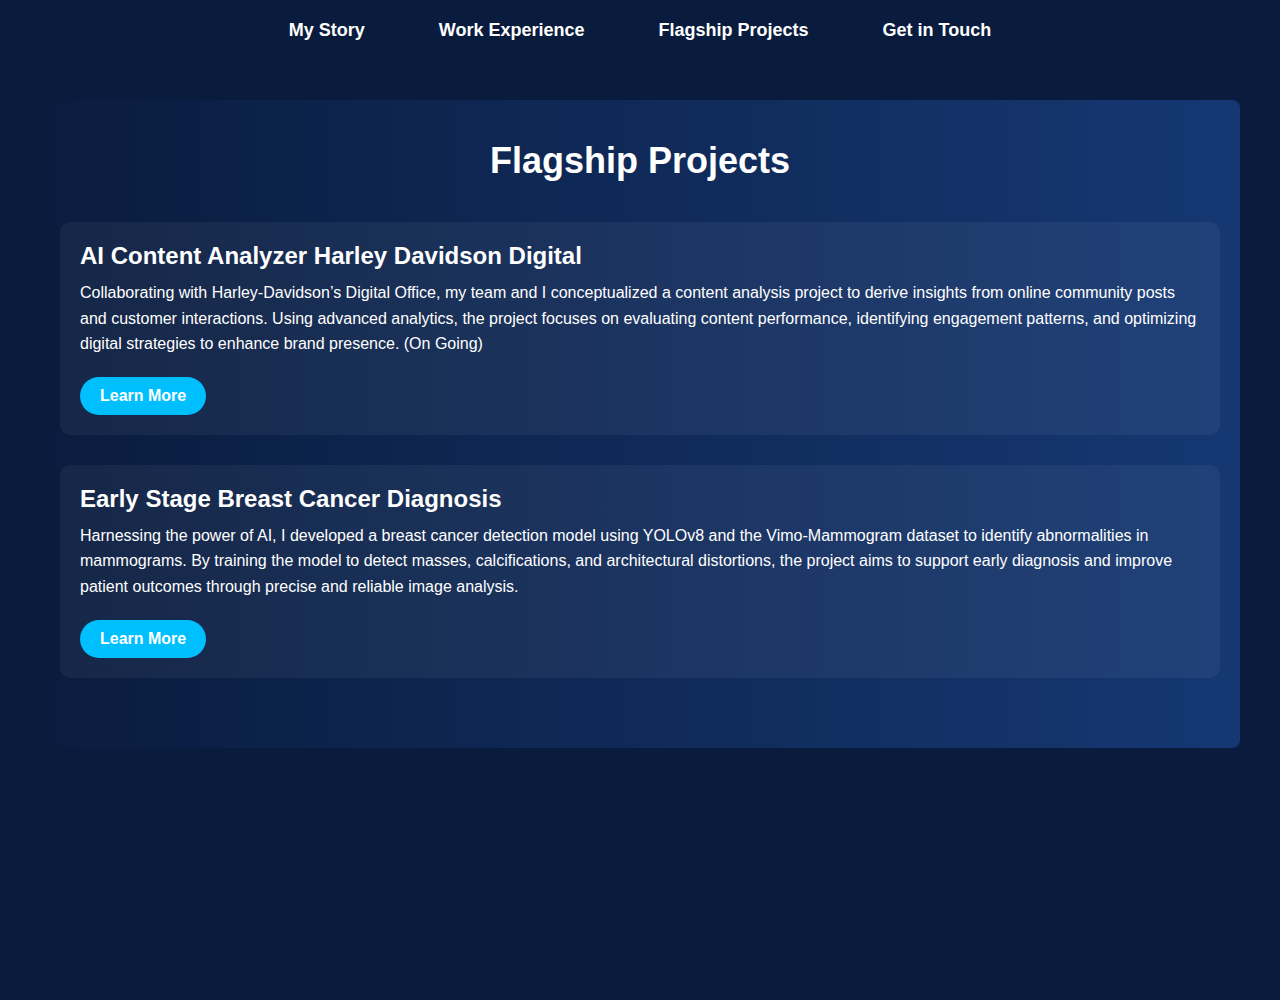
<file: flagship-projects.html>
<!DOCTYPE html>
<html lang="en">
<head>
  <meta charset="UTF-8" />
  <meta name="viewport" content="width=device-width, initial-scale=1.0"/>
  <title>Flagship Projects - Sahil Walia</title>
  <link rel="stylesheet" href="style.css" />
</head>
<body>
  <!-- Navigation Bar -->
  <nav class="navbar">
    <ul>
      <li><a href="index.html">My Story</a></li>
      <li><a href="work-experience.html">Work Experience</a></li>
      <li><a href="flagship-projects.html">Flagship Projects</a></li>
      <li><a href="#contact-me">Get in Touch</a></li>
    </ul>
  </nav>

  <!-- Flagship Projects Section -->
  <section class="projects-section">
    <h1>Flagship Projects</h1>

    <!-- First Project -->
    <div class="project-item">
      <h2>AI Content Analyzer Harley Davidson Digital</h2>
      <p>
        Collaborating with Harley-Davidson’s Digital Office, my team and I 
        conceptualized a content analysis project to derive insights from 
        online community posts and customer interactions. Using advanced 
        analytics, the project focuses on evaluating content performance, 
        identifying engagement patterns, and optimizing digital strategies 
        to enhance brand presence. (On Going)
      </p>
      <a href="#" class="learn-more-button">Learn More</a>
    </div>

    <!-- Second Project -->
    <div class="project-item">
      <h2>Early Stage Breast Cancer Diagnosis</h2>
      <p>
        Harnessing the power of AI, I developed a breast cancer detection 
        model using YOLOv8 and the Vimo-Mammogram dataset to identify 
        abnormalities in mammograms. By training the model to detect masses, 
        calcifications, and architectural distortions, the project aims to 
        support early diagnosis and improve patient outcomes through precise 
        and reliable image analysis.
      </p>
      <a href="#" class="learn-more-button">Learn More</a>
    </div>

  </section>
</body>
</html>
</file>
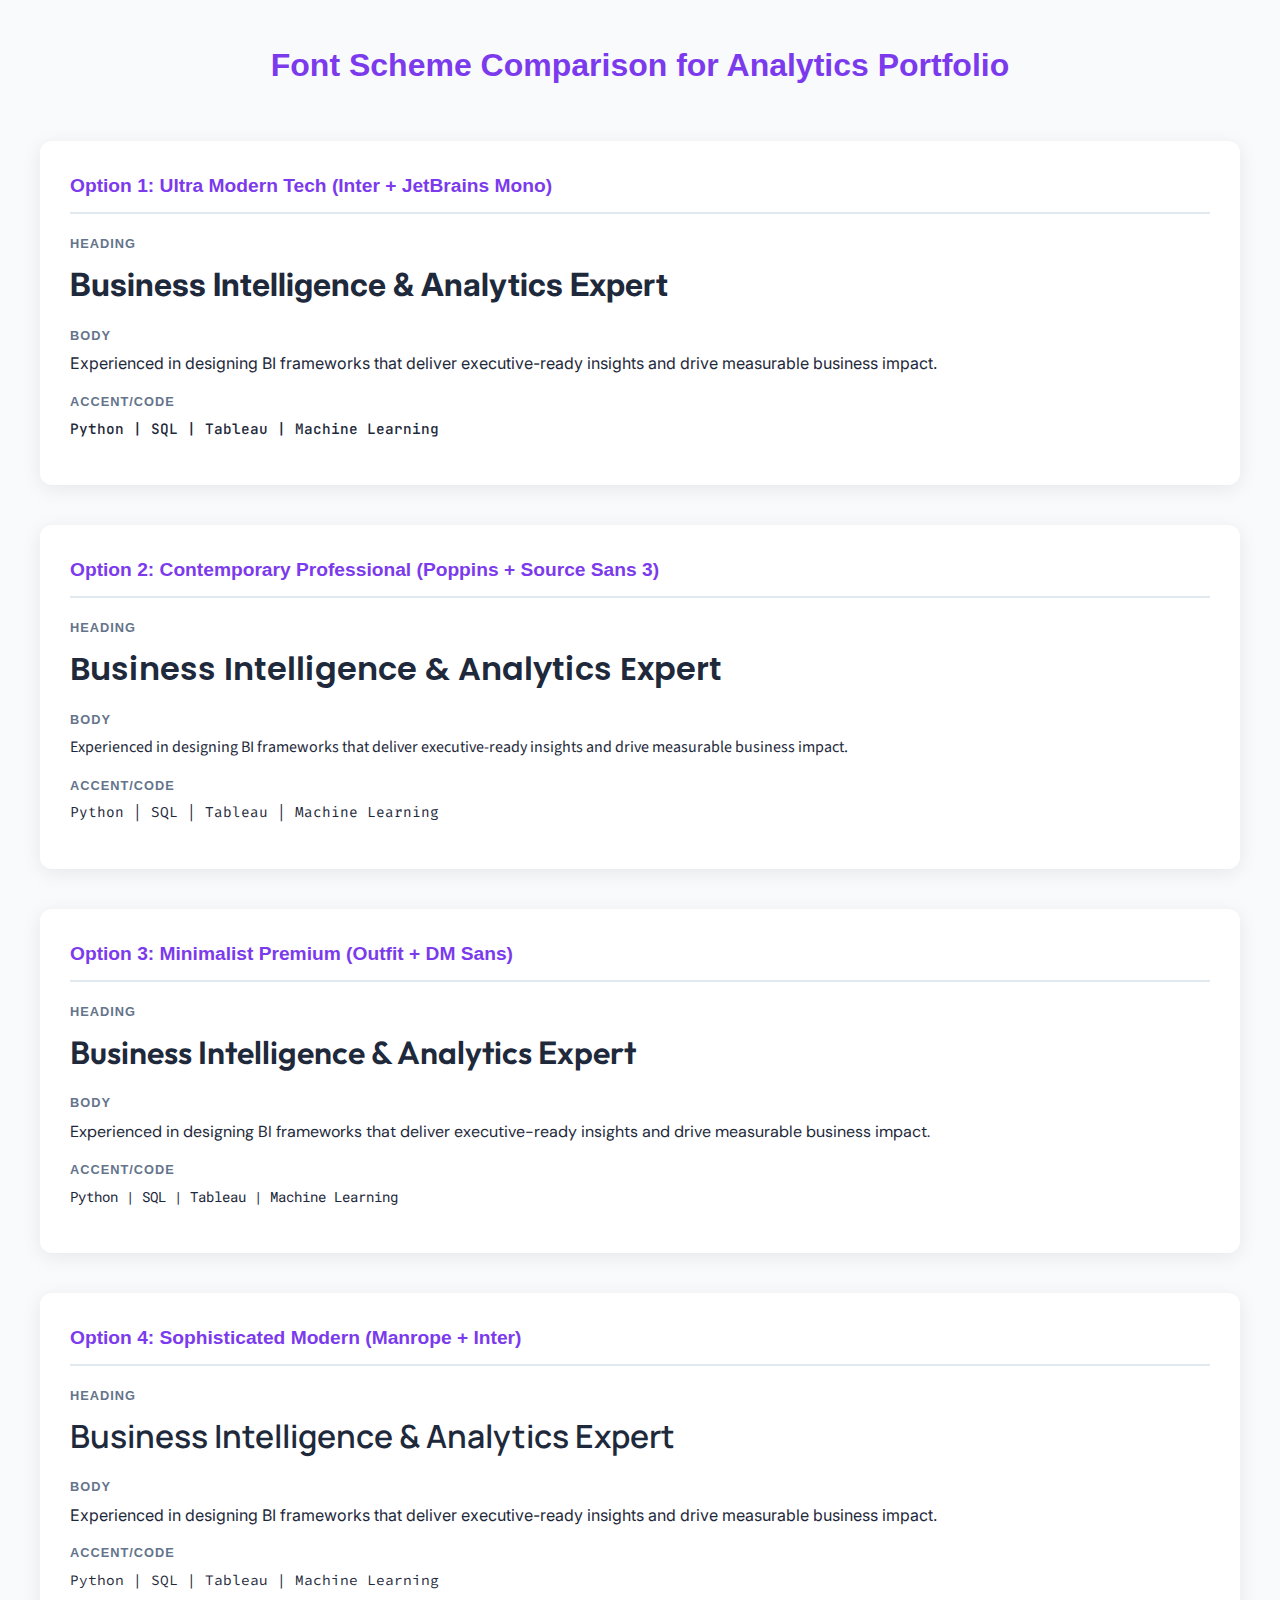
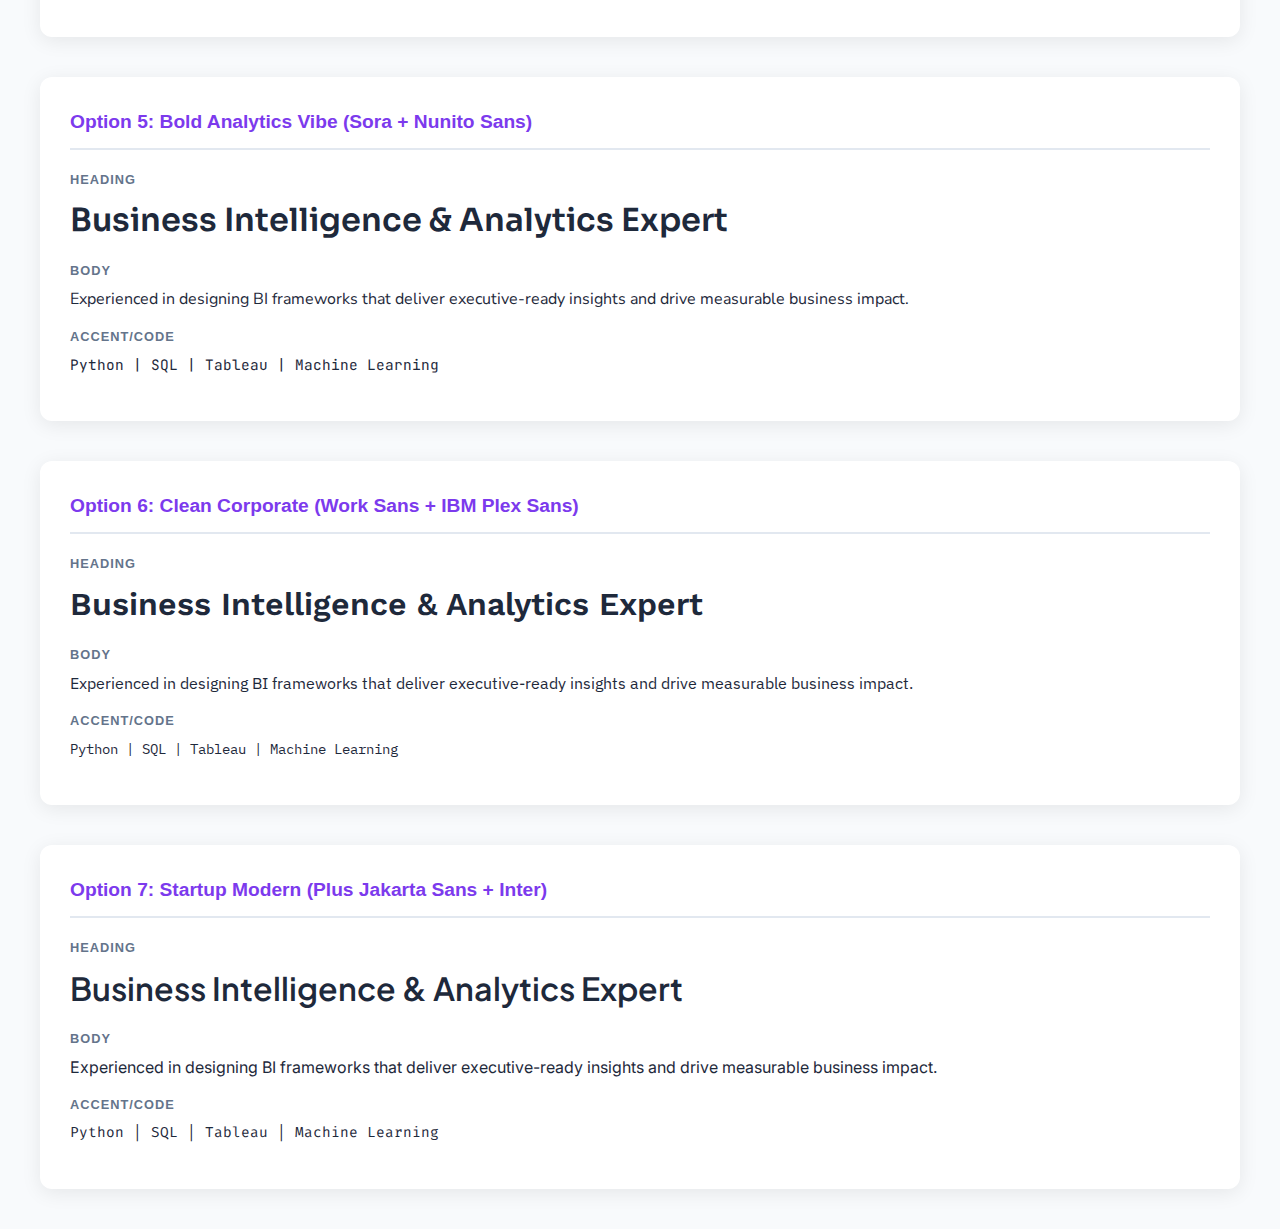
<file: font.html>
<!DOCTYPE html>
<html lang="en">
<head>
    <meta charset="UTF-8">
    <meta name="viewport" content="width=device-width, initial-scale=1.0">
    <title>Font Scheme Comparison</title>
    <link rel="preconnect" href="https://fonts.googleapis.com">
    <link rel="preconnect" href="https://fonts.gstatic.com" crossorigin>
    <link href="https://fonts.googleapis.com/css2?family=Inter:wght@400;600;700&family=JetBrains+Mono:wght@400;500&family=Poppins:wght@400;600;700&family=Source+Sans+3:wght@400;600;700&family=Fira+Code:wght@400;500&family=Outfit:wght@400;600;700&family=DM+Sans:wght@400;500;700&family=Roboto+Mono:wght@400;500&family=Manrope:wght@400;600;700&family=Source+Code+Pro:wght@400;500&family=Sora:wght@400;600;700&family=Nunito+Sans:ital,opsz,wght@0,6..12,400;0,6..12,600;0,6..12,700&family=Work+Sans:wght@400;600;700&family=IBM+Plex+Sans:wght@400;500;600;700&family=IBM+Plex+Mono:wght@400;500&family=Plus+Jakarta+Sans:wght@400;600;700" rel="stylesheet">
    
    <style>
        body {
            font-family: Arial, sans-serif;
            margin: 40px;
            background: #f8fafc;
            color: #1e293b;
            line-height: 1.6;
        }
        
        .scheme {
            background: white;
            padding: 30px;
            margin-bottom: 40px;
            border-radius: 12px;
            box-shadow: 0 4px 20px rgba(0,0,0,0.08);
        }
        
        .scheme-title {
            color: #7c3aed;
            font-size: 1.2rem;
            font-weight: 700;
            margin-bottom: 20px;
            border-bottom: 2px solid #e2e8f0;
            padding-bottom: 10px;
        }
        
        /* Option 1: Ultra Modern Tech */
        .option1 .heading { font-family: 'Inter', sans-serif; font-weight: 700; font-size: 2rem; }
        .option1 .body { font-family: 'Inter', sans-serif; font-weight: 400; font-size: 1rem; }
        .option1 .accent { font-family: 'JetBrains Mono', monospace; font-weight: 500; font-size: 0.9rem; }
        
        /* Option 2: Contemporary Professional */
        .option2 .heading { font-family: 'Poppins', sans-serif; font-weight: 600; font-size: 2rem; }
        .option2 .body { font-family: 'Source Sans 3', sans-serif; font-weight: 400; font-size: 1rem; }
        .option2 .accent { font-family: 'Fira Code', monospace; font-weight: 400; font-size: 0.9rem; }
        
        /* Option 3: Minimalist Premium */
        .option3 .heading { font-family: 'Outfit', sans-serif; font-weight: 600; font-size: 2rem; }
        .option3 .body { font-family: 'DM Sans', sans-serif; font-weight: 400; font-size: 1rem; }
        .option3 .accent { font-family: 'Roboto Mono', monospace; font-weight: 400; font-size: 0.9rem; }
        
        /* Option 4: Sophisticated Modern */
        .option4 .heading { font-family: 'Manrope', sans-serif; font-weight: 600; font-size: 2rem; }
        .option4 .body { font-family: 'Inter', sans-serif; font-weight: 400; font-size: 1rem; }
        .option4 .accent { font-family: 'Source Code Pro', monospace; font-weight: 400; font-size: 0.9rem; }
        
        /* Option 5: Bold Analytics Vibe */
        .option5 .heading { font-family: 'Sora', sans-serif; font-weight: 600; font-size: 2rem; }
        .option5 .body { font-family: 'Nunito Sans', sans-serif; font-weight: 400; font-size: 1rem; }
        .option5 .accent { font-family: 'JetBrains Mono', monospace; font-weight: 400; font-size: 0.9rem; }
        
        /* Option 6: Clean Corporate */
        .option6 .heading { font-family: 'Work Sans', sans-serif; font-weight: 600; font-size: 2rem; }
        .option6 .body { font-family: 'IBM Plex Sans', sans-serif; font-weight: 400; font-size: 1rem; }
        .option6 .accent { font-family: 'IBM Plex Mono', monospace; font-weight: 400; font-size: 0.9rem; }
        
        /* Option 7: Startup Modern */
        .option7 .heading { font-family: 'Plus Jakarta Sans', sans-serif; font-weight: 600; font-size: 2rem; }
        .option7 .body { font-family: 'Inter', sans-serif; font-weight: 400; font-size: 1rem; }
        .option7 .accent { font-family: 'Fira Code', monospace; font-weight: 400; font-size: 0.9rem; }
        
        .sample-group {
            margin: 15px 0;
        }
        
        .label {
            font-size: 0.8rem;
            font-weight: 600;
            color: #64748b;
            text-transform: uppercase;
            letter-spacing: 1px;
            margin-bottom: 5px;
        }
    </style>
</head>
<body>
    <h1 style="color: #7c3aed; text-align: center; margin-bottom: 50px;">Font Scheme Comparison for Analytics Portfolio</h1>
    
    <div class="scheme option1">
        <div class="scheme-title">Option 1: Ultra Modern Tech (Inter + JetBrains Mono)</div>
        <div class="sample-group">
            <div class="label">Heading</div>
            <div class="heading">Business Intelligence & Analytics Expert</div>
        </div>
        <div class="sample-group">
            <div class="label">Body</div>
            <div class="body">Experienced in designing BI frameworks that deliver executive-ready insights and drive measurable business impact.</div>
        </div>
        <div class="sample-group">
            <div class="label">Accent/Code</div>
            <div class="accent">Python | SQL | Tableau | Machine Learning</div>
        </div>
    </div>
    
    <div class="scheme option2">
        <div class="scheme-title">Option 2: Contemporary Professional (Poppins + Source Sans 3)</div>
        <div class="sample-group">
            <div class="label">Heading</div>
            <div class="heading">Business Intelligence & Analytics Expert</div>
        </div>
        <div class="sample-group">
            <div class="label">Body</div>
            <div class="body">Experienced in designing BI frameworks that deliver executive-ready insights and drive measurable business impact.</div>
        </div>
        <div class="sample-group">
            <div class="label">Accent/Code</div>
            <div class="accent">Python | SQL | Tableau | Machine Learning</div>
        </div>
    </div>
    
    <div class="scheme option3">
        <div class="scheme-title">Option 3: Minimalist Premium (Outfit + DM Sans)</div>
        <div class="sample-group">
            <div class="label">Heading</div>
            <div class="heading">Business Intelligence & Analytics Expert</div>
        </div>
        <div class="sample-group">
            <div class="label">Body</div>
            <div class="body">Experienced in designing BI frameworks that deliver executive-ready insights and drive measurable business impact.</div>
        </div>
        <div class="sample-group">
            <div class="label">Accent/Code</div>
            <div class="accent">Python | SQL | Tableau | Machine Learning</div>
        </div>
    </div>
    
    <div class="scheme option4">
        <div class="scheme-title">Option 4: Sophisticated Modern (Manrope + Inter)</div>
        <div class="sample-group">
            <div class="label">Heading</div>
            <div class="heading">Business Intelligence & Analytics Expert</div>
        </div>
        <div class="sample-group">
            <div class="label">Body</div>
            <div class="body">Experienced in designing BI frameworks that deliver executive-ready insights and drive measurable business impact.</div>
        </div>
        <div class="sample-group">
            <div class="label">Accent/Code</div>
            <div class="accent">Python | SQL | Tableau | Machine Learning</div>
        </div>
    </div>
    
    <div class="scheme option5">
        <div class="scheme-title">Option 5: Bold Analytics Vibe (Sora + Nunito Sans)</div>
        <div class="sample-group">
            <div class="label">Heading</div>
            <div class="heading">Business Intelligence & Analytics Expert</div>
        </div>
        <div class="sample-group">
            <div class="label">Body</div>
            <div class="body">Experienced in designing BI frameworks that deliver executive-ready insights and drive measurable business impact.</div>
        </div>
        <div class="sample-group">
            <div class="label">Accent/Code</div>
            <div class="accent">Python | SQL | Tableau | Machine Learning</div>
        </div>
    </div>
    
    <div class="scheme option6">
        <div class="scheme-title">Option 6: Clean Corporate (Work Sans + IBM Plex Sans)</div>
        <div class="sample-group">
            <div class="label">Heading</div>
            <div class="heading">Business Intelligence & Analytics Expert</div>
        </div>
        <div class="sample-group">
            <div class="label">Body</div>
            <div class="body">Experienced in designing BI frameworks that deliver executive-ready insights and drive measurable business impact.</div>
        </div>
        <div class="sample-group">
            <div class="label">Accent/Code</div>
            <div class="accent">Python | SQL | Tableau | Machine Learning</div>
        </div>
    </div>
    
    <div class="scheme option7">
        <div class="scheme-title">Option 7: Startup Modern (Plus Jakarta Sans + Inter)</div>
        <div class="sample-group">
            <div class="label">Heading</div>
            <div class="heading">Business Intelligence & Analytics Expert</div>
        </div>
        <div class="sample-group">
            <div class="label">Body</div>
            <div class="body">Experienced in designing BI frameworks that deliver executive-ready insights and drive measurable business impact.</div>
        </div>
        <div class="sample-group">
            <div class="label">Accent/Code</div>
            <div class="accent">Python | SQL | Tableau | Machine Learning</div>
        </div>
    </div>
</body>
</html>
</file>
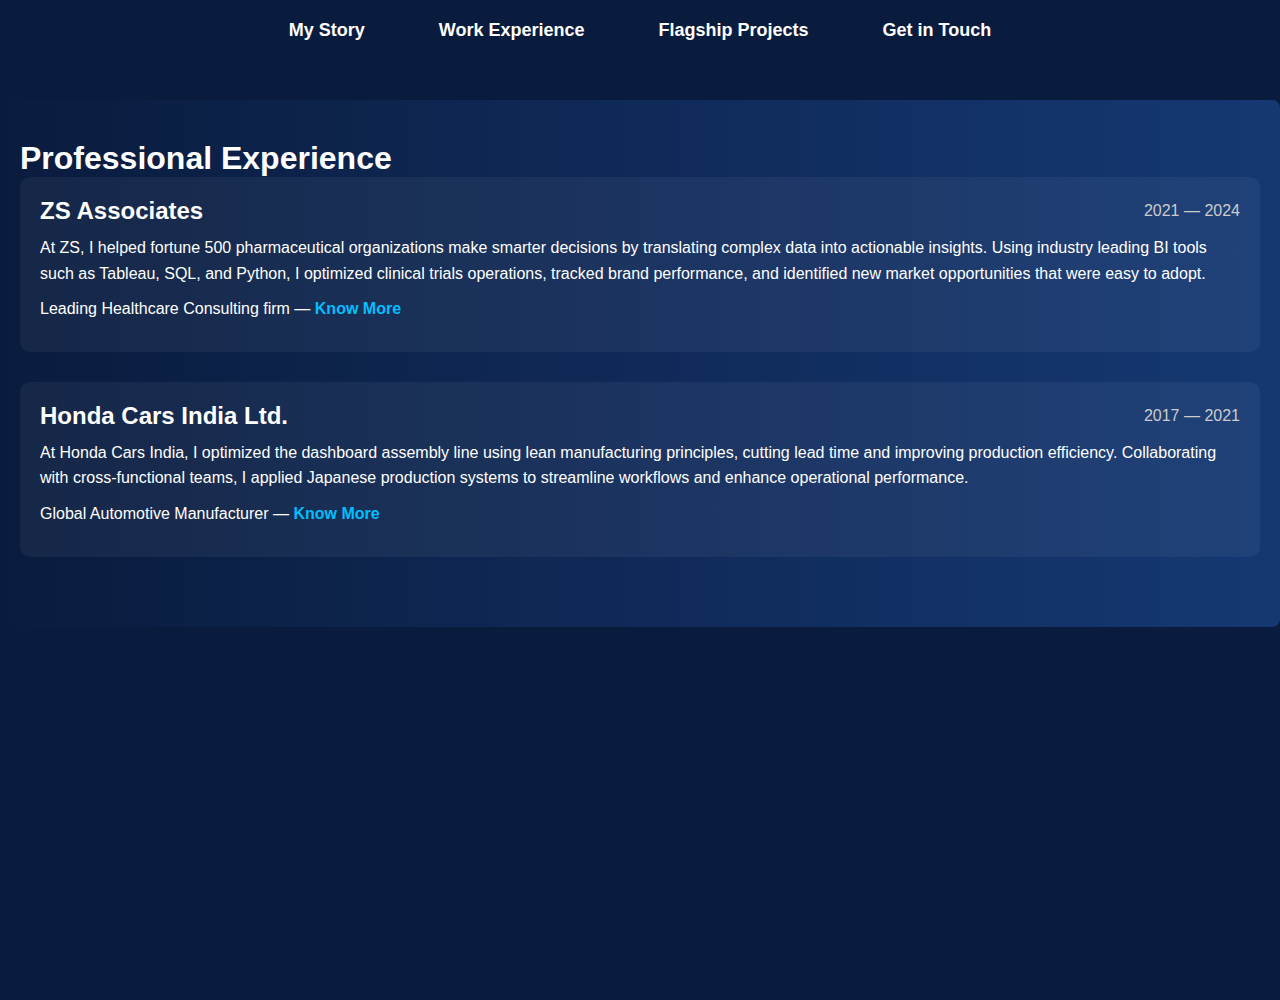
<file: work-experience-base-v1.html>
<!DOCTYPE html>
<html lang="en">
<head>
  <meta charset="UTF-8" />
  <meta name="viewport" content="width=device-width, initial-scale=1.0"/>
  <title>Work Experience - Sahil Walia</title>
  <!-- Link your CSS file -->
  <link rel="stylesheet" href="style.css" />
</head>
<body>
  <!-- Navigation Bar -->
  <nav class="navbar">
    <ul>
      <li><a href="index.html">My Story</a></li>
      <li><a href="work-experience.html">Work Experience</a></li>
      <li><a href="#">Flagship Projects</a></li>
      <li><a href="#">Get in Touch</a></li>
    </ul>
  </nav>

  <!-- Work Experience Section -->
  <section class="experience-section">
    <h1>Professional Experience</h1>

    <!-- First Experience -->
    <div class="experience-item">
      <div class="experience-header">
        <h2>ZS Associates</h2>
        <span class="experience-year">2021 — 2024</span>
      </div>
      <p>
        At ZS, I helped fortune 500 pharmaceutical organizations make smarter 
        decisions by translating complex data into actionable insights. Using 
        industry leading BI tools such as Tableau, SQL, and Python, I optimized 
        clinical trials operations, tracked brand performance, and identified 
        new market opportunities that were easy to adopt.
      </p>
      <p>
        Leading Healthcare Consulting firm — 
        <a href="#">Know More</a>
      </p>
    </div>

    <!-- Second Experience -->
    <div class="experience-item">
      <div class="experience-header">
        <h2>Honda Cars India Ltd.</h2>
        <span class="experience-year">2017 — 2021</span>
      </div>
      <p>
        At Honda Cars India, I optimized the dashboard assembly line using 
        lean manufacturing principles, cutting lead time and improving 
        production efficiency. Collaborating with cross-functional teams, 
        I applied Japanese production systems to streamline workflows and 
        enhance operational performance.
      </p>
      <p>
        Global Automotive Manufacturer — 
        <a href="#">Know More</a>
      </p>
    </div>
  </section>
</body>
</html>
</file>
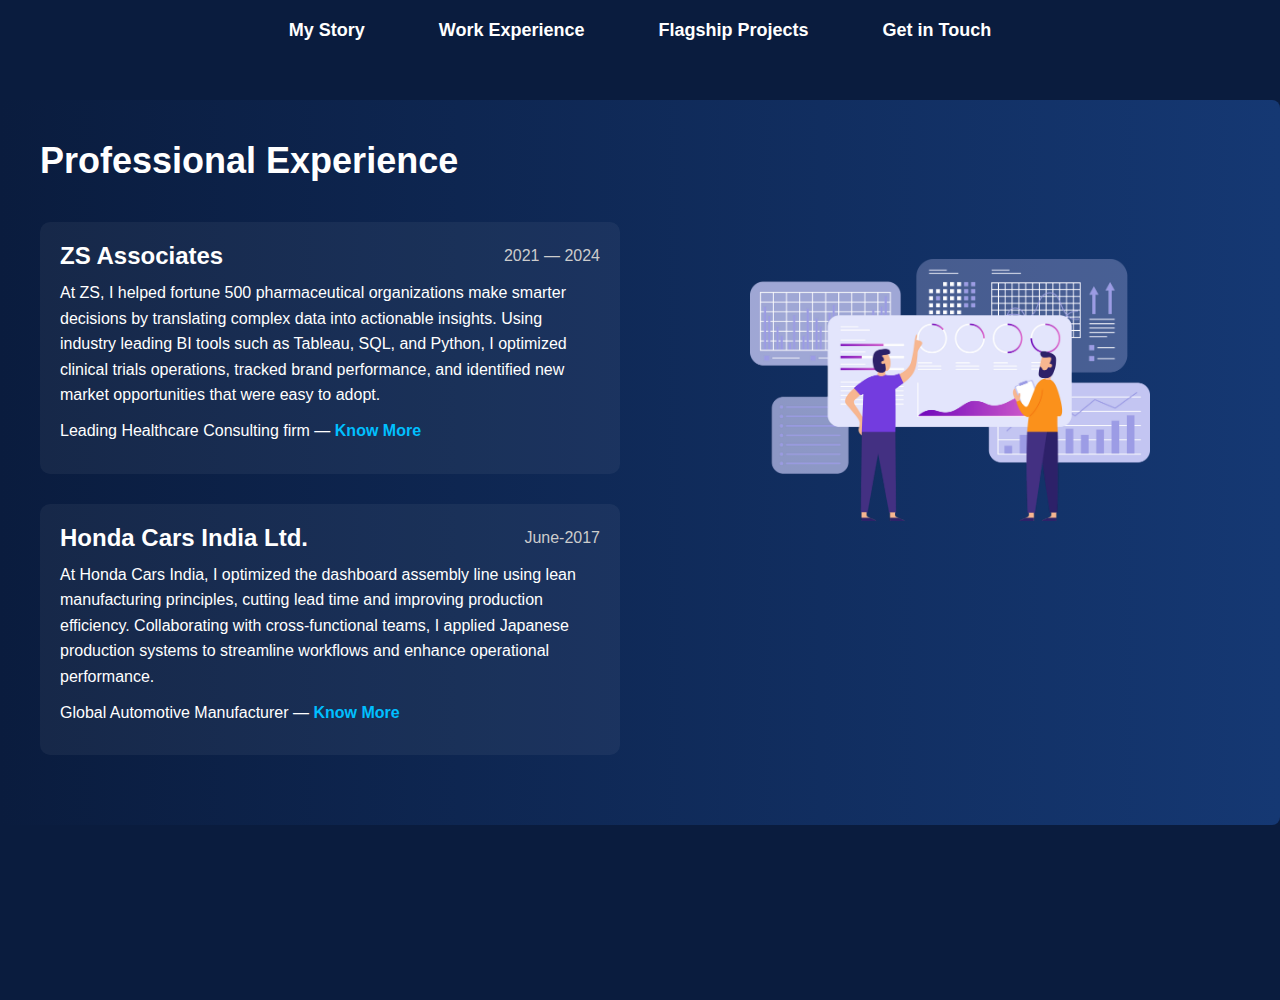
<file: work-experience.html>
<!DOCTYPE html>
<html lang="en">
<head>
  <meta charset="UTF-8" />
  <meta name="viewport" content="width=device-width, initial-scale=1.0"/>
  <title>Work Experience - Sahil Walia</title>
  <link rel="stylesheet" href="style.css" />
</head>
<body>
  <!-- Navigation Bar -->
  <nav class="navbar">
    <ul>
      <li><a href="index.html">My Story</a></li>
      <li><a href="work-experience.html">Work Experience</a></li>
      <li><a href="flagship-projects.html">Flagship Projects</a></li>
      <li><a href="#">Get in Touch</a></li>
    </ul>
  </nav>

  <!-- Work Experience Section -->
  <section class="experience-section">
    <!-- Two-column container for text (left) and graphic (right) -->
    <div class="experience-container">

      <!-- Left Column: Title + Experience Items -->
      <div class="experience-left">
        <h1>Professional Experience</h1>

        <!-- First Experience -->
        <div class="experience-item">
          <div class="experience-header">
            <h2>ZS Associates</h2>
            <span class="experience-year">2021 — 2024</span>
          </div>
          <p>
            At ZS, I helped fortune 500 pharmaceutical organizations make 
            smarter decisions by translating complex data into actionable 
            insights. Using industry leading BI tools such as Tableau, SQL, 
            and Python, I optimized clinical trials operations, tracked 
            brand performance, and identified new market opportunities 
            that were easy to adopt.
          </p>
          <p>
            Leading Healthcare Consulting firm — 
            <a href="https://www.zs.com" target="_blank" rel="noopener noreferrer">Know More</a>
          </p>
        </div>

        <!-- Second Experience -->
        <div class="experience-item">
          <div class="experience-header">
            <h2>Honda Cars India Ltd.</h2>
            <span class="experience-year">June-2017</span>
          </div>
          <p>
            At Honda Cars India, I optimized the dashboard assembly line 
            using lean manufacturing principles, cutting lead time and 
            improving production efficiency. Collaborating with 
            cross-functional teams, I applied Japanese production systems 
            to streamline workflows and enhance operational performance.
          </p>
          <p>
            Global Automotive Manufacturer — 
            <a href="https://www.hondacarindia.com" target="_blank" rel="noopener noreferrer">Know More</a>
          </p>
        </div>
      </div> <!-- End .experience-left -->

      <!-- Right Column: SVG Graphic -->
      <div class="experience-right">
        <!-- Adjust the src path if needed -->
        <img src="images/icons/graphic_data_4.svg" 
             alt="Illustration" 
             class="experience-graphic" />
      </div>

    </div> <!-- End .experience-container -->
  </section>
</body>
</html>
</file>
<file: style.css>
/* ======================================== */
/*              Global Styles               */
/* ======================================== */

* {
  margin: 0;
  padding: 0;
  box-sizing: border-box;
  scroll-behavior: smooth;
}

html, body {
  height: 100%;
  font-family: Arial, sans-serif;
  background: #0a1c3e; /* Base background color */
  color: #fff;
}

/* ======================================== */
/*              Navigation Bar              */
/* ======================================== */

.navbar {
  position: fixed;
  top: 0;
  width: 100%;
  padding: 20px 0;
  z-index: 999;
  display: flex;
  justify-content: center;
  /* Use transparent or a slight overlay if desired */
  background: #0a1c3e;
}

.navbar ul {
  list-style: none;
  display: flex;
  gap: 30px;
}

.navbar ul li a {
  color: #fff;
  text-decoration: none;
  font-size: 18px;
  font-weight: bold;
  padding: 10px 20px;
  border-radius: 30px;
  border: 2px solid transparent;
  transition: all 0.3s ease;
}

.navbar ul li a:hover {
  background: #00bfff;
  color: #fff;
  border-color: #00bfff;
}

/* ======================================== */
/*              Hero Section                */
/* ======================================== */

#hero {
  position: relative;
  width: 100%;
  min-height: 100vh;
  margin-top: 80px; /* space for fixed nav */
  overflow: hidden;
  background: linear-gradient(to right, #0a1c3e, #153873); /* main gradient */
}

/* Angled Shape on the Right */
.angled-shape {
  position: absolute;
  top: 0;
  right: 0;
  width: 60%;
  height: 100%;
  background: #1f2f5c; /* lighter navy shape */
  clip-path: polygon(0 0, 100% 0, 100% 100%, 20% 100%);
  z-index: 1;
}

/* Container for hero content */
.hero-content {
  position: relative;
  z-index: 2; /* above angled shape */
  display: flex;
  align-items: center;
  justify-content: space-between;
  max-width: 1200px;
  margin: 0 auto;
  padding: 60px 20px;
}

/* Left Column: Photo + Text */
.hero-left {
  display: flex;
  flex-direction: column;
  align-items: flex-start;
  max-width: 500px;
}

/* Profile Photo */
.profile-photo {
  width: 180px;
  height: 180px;
  border-radius: 50%;
  border: 4px solid #00bfff;
  object-fit: cover;
  box-shadow: 0 4px 8px rgba(0, 0, 0, 0.3);
  margin-bottom: 20px;
}

/* Hero Title and Description */
.hero-title {
  font-size: 38px;
  font-weight: bold;
  margin-bottom: 15px;
}

.hero-description {
  font-size: 18px;
  line-height: 1.6;
  margin-bottom: 20px;
  color: #ddd;
}

/* Signature */
.signature {
  width: 120px;
  margin-top: 10px;
}

/* Contact Me Button in Hero */
.contact-button {
  display: inline-block;
  margin-top: 20px;
  padding: 12px 30px;
  background-color: #00bfff;
  color: #fff;
  font-size: 18px;
  font-weight: bold;
  border-radius: 30px;
  text-decoration: none;
  transition: background-color 0.3s ease;
}

.contact-button:hover {
  background-color: #00acee;
}

/* Right Column: Illustration */
.hero-right {
  display: flex;
  align-items: center;
  justify-content: center;
  max-width: 600px;
  flex-shrink: 0;
}

.illustration {
  width: 100%;
  max-width: 500px;
  height: auto;
  object-fit: contain;
}
/* ===========================
   Timeline Section Styles
=========================== */

.timeline-section {
  margin-top: 100px; /* space for a fixed navbar, if needed */
  padding: 40px 20px;
  max-width: 1200px;
  margin-left: auto;
  margin-right: auto;
  background: linear-gradient(to right, #0a1c3e, #153873);
  border-radius: 8px;
}

.timeline-title {
  font-size: 36px;
  font-weight: bold;
  margin-bottom: 40px;
  margin-left: 40px; /* or text-align: center, etc. */
  color: #fff;
}

/* The wrapper that holds all timeline items */
.timeline-wrapper {
  position: relative;
  padding: 20px 0;
}

/* The vertical line down the center */
.timeline-wrapper::before {
  content: "";
  position: absolute;
  top: 0;
  bottom: 0;
  left: 50%;
  width: 10px;
  background: url("images/shapes/timeline_custom.png") repeat-y center;
}

/* Each row in the timeline (event) */
.timeline-item {
  display: flex;
  justify-content: space-between;
  align-items: center;
  margin-bottom: 40px;
}

/* Left, Center, Right columns */
.timeline-left,
.timeline-center,
.timeline-right {
  width: 33%;
  display: flex;
  flex-direction: column;
  align-items: flex-start;
  color: #fff;
}

.timeline-center {
  align-items: center;
  position: relative;
}

.timeline-right {
  align-items: flex-end;
  text-align: right;
}

/* The circle in the center line */
.timeline-node {
  width: 20px;
  height: 20px;
  border-radius: 50%;
  background-color: #00bfff;
  z-index: 1;
  box-shadow: 0 0 0 4px rgba(0, 191, 255, 0.3);
}

/* Basic responsive adjustments */
@media (max-width: 768px) {
  .timeline-wrapper::before {
    /* Hide or shift the center line if desired on small screens */
    left: 10px;
  }
  .timeline-item {
    flex-direction: column;
    align-items: flex-start;
  }
  .timeline-left,
  .timeline-center,
  .timeline-right {
    width: 100%;
    margin-bottom: 20px;
    text-align: left;
  }
  .timeline-right {
    align-items: flex-start;
  }
}


/* ======================================== */
/*           Contact / Footer Section       */
/* ======================================== */

#contact-me {
  background: #0a1c3e; /* Same as body background or adjust as needed */
  padding: 30px 20px;
  text-align: center;
}

#contact-me h2 {
  font-size: 24px;
  margin-bottom: 10px;
}

#contact-me p {
  font-size: 16px;
  line-height: 1.5;
}

#contact-me a {
  color: #00bfff;
  text-decoration: none;
  font-weight: bold;
}

#contact-me a:hover {
  text-decoration: underline;
}

/* ======================================== */
/*            Responsive: Hero etc.         */
/* ======================================== */

@media (max-width: 992px) {
  .hero-content {
    flex-direction: column;
    text-align: center;
  }

  .hero-left {
    align-items: center;
  }

  .hero-description {
    text-align: center;
    margin-bottom: 30px;
  }

  .hero-right {
    margin-top: 30px;
  }

  .angled-shape {
    clip-path: polygon(0 0, 100% 0, 100% 100%, 50% 100%);
  }
}

@media (max-width: 768px) {
  .navbar ul {
    gap: 20px;
  }

  .navbar ul li a {
    font-size: 16px;
    padding: 8px 16px;
  }

  .hero-title {
    font-size: 28px;
  }

  .hero-description {
    font-size: 16px;
  }

  .profile-photo {
    width: 150px;
    height: 150px;
  }
}

/* ======================================== */
/*       Work Experience Main Section       */
/* ======================================== */

.experience-section {
  margin-top: 100px; /* leaves space for fixed navbar */
  padding: 40px 20px;
  background: linear-gradient(to right, #0a1c3e, #153873);
  border-radius: 8px;
}

/* The two-column container for text & graphic */
.experience-container {
  max-width: 1200px;
  margin: 0 auto;
  display: flex;
  gap: 40px; /* spacing between columns */
  align-items: flex-start;
}

.experience-left {
  flex: 1;
}

.experience-right {
  flex: 1;
  display: flex;
  justify-content: center;
  align-items: center;
}

/* SVG graphic */
.experience-graphic {
  max-width: 100%;
  height: auto;
}

/* Heading: "Professional Experience" */
.experience-left h1 {
  font-size: 36px;
  font-weight: bold;
  margin-bottom: 40px;
  text-align: left;
}

/* Each experience entry container */
.experience-item {
  background: rgba(255, 255, 255, 0.05);
  border-radius: 10px;
  padding: 20px;
  margin-bottom: 30px;
}

/* Heading row for company + date range */
.experience-header {
  display: flex;
  justify-content: space-between;
  align-items: center;
  margin-bottom: 10px;
}

.experience-header h2 {
  font-size: 24px;
  font-weight: bold;
}

.experience-year {
  font-size: 16px;
  color: #ccc;
}

/* Paragraph text in the experience item */
.experience-item p {
  line-height: 1.6;
  margin-bottom: 10px;
}

/* Link styling for "Know More" */
.experience-item a {
  color: #00bfff;
  text-decoration: none;
  font-weight: bold;
}

.experience-item a:hover {
  text-decoration: underline;
}

/* Responsive for Work Experience */
@media (max-width: 992px) {
  .experience-container {
    flex-direction: column;
  }

  .experience-left {
    margin-bottom: 30px;
  }
}

@media (max-width: 768px) {
  .experience-left h1 {
    font-size: 28px;
    text-align: center;
  }

  .experience-header {
    flex-direction: column;
    align-items: flex-start;
  }

  .experience-header h2 {
    margin-bottom: 5px;
  }
}

/* ======================================== */
/*        Flagship Projects Section         */
/* ======================================== */

.projects-section {
  margin-top: 100px; /* space for fixed navbar */
  padding: 40px 20px;
  background: linear-gradient(to right, #0a1c3e, #153873);
  border-radius: 8px;
  max-width: 1200px;
  margin-left: auto;
  margin-right: auto;
}

.projects-section h1 {
  font-size: 36px;
  font-weight: bold;
  margin-bottom: 40px;
  text-align: center;
}

/* Each project container (similar style to experience items) */
.project-item {
  background: rgba(255, 255, 255, 0.05);
  border-radius: 10px;
  padding: 20px;
  margin-bottom: 30px;
}

/* Project titles */
.project-item h2 {
  font-size: 24px;
  font-weight: bold;
  margin-bottom: 10px;
}

/* Paragraph text for each project */
.project-item p {
  line-height: 1.6;
  margin-bottom: 20px;
}

/* "Learn More" button */
.learn-more-button {
  display: inline-block;
  padding: 10px 20px;
  background-color: #00bfff;
  color: #fff;
  font-weight: bold;
  text-decoration: none;
  border-radius: 30px;
  transition: background-color 0.3s ease;
}

.learn-more-button:hover {
  background-color: #00acee;
}

/* Responsive for Flagship Projects */
@media (max-width: 768px) {
  .projects-section h1 {
    font-size: 28px;
  }

  .project-item h2 {
    font-size: 20px;
  }
}
</file>
